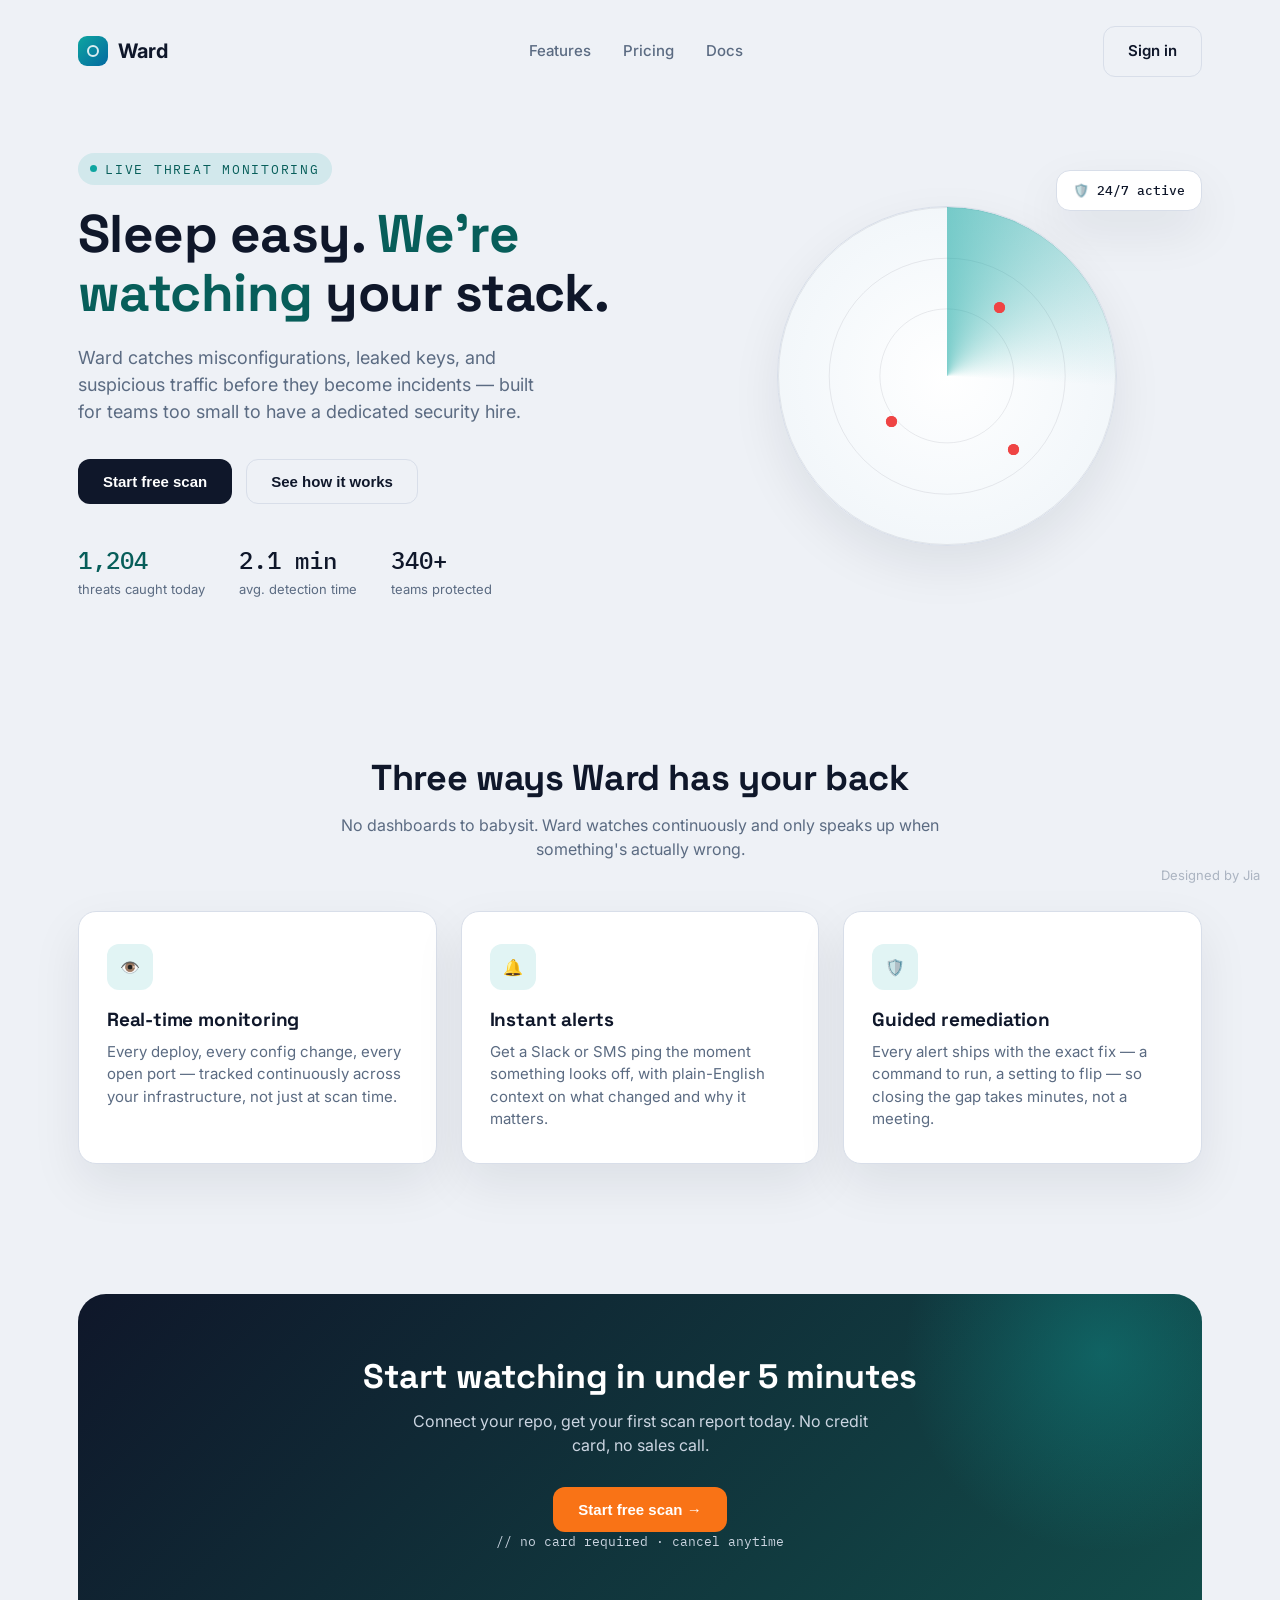
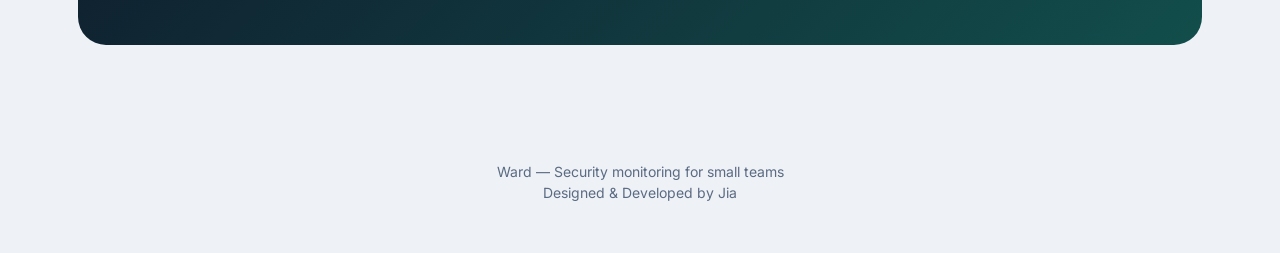
<file: Task 4/index.html>
<!DOCTYPE html>
<html lang="en">
<head>
<meta charset="UTF-8">
<meta name="viewport" content="width=device-width, initial-scale=1.0">
<title>Ward — Security monitoring for small teams</title>

<link rel="preconnect" href="https://fonts.googleapis.com">
<link rel="preconnect" href="https://fonts.gstatic.com" crossorigin>
<link href="https://fonts.googleapis.com/css2?family=Space+Grotesk:wght@500;600;700&family=Inter:wght@400;500;600&family=IBM+Plex+Mono:wght@400;500&display=swap" rel="stylesheet">

<style>
  :root{
    --bg: #EEF1F6;
    --surface: #FFFFFF;
    --ink: #0F172A;
    --muted: #5B6B82;
    --line: #D8DEE9;
    --accent: #0EA5A0;      /* signal teal */
    --accent-ink: #075E5A;
    --warm: #F97316;        /* amber CTA */
    --danger: #EF4444;
    --radius: 18px;
    --shadow: 0 20px 50px rgba(15, 23, 42, .08);
  }

  *{ margin:0; padding:0; box-sizing:border-box; }

  body{
    background:var(--bg);
    color:var(--ink);
    font-family:'Inter', sans-serif;
    line-height:1.5;
    -webkit-font-smoothing:antialiased;
  }

  .mono{ font-family:'IBM Plex Mono', monospace; }

  h1,h2,h3{
    font-family:'Space Grotesk', sans-serif;
    line-height:1.1;
    letter-spacing:-0.01em;
  }

  a{ color:inherit; text-decoration:none; }

  :focus-visible{
    outline:3px solid var(--accent);
    outline-offset:3px;
  }

  .wrap{
    max-width:1180px;
    margin:0 auto;
    padding:0 28px;
  }

  /* ================= NAV ================= */
  nav{
    display:flex;
    align-items:center;
    justify-content:space-between;
    padding:26px 0;
  }
  .logo{
    display:flex;
    align-items:center;
    gap:10px;
    font-weight:700;
    font-size:20px;
  }
  .logo-mark{
    width:30px; height:30px;
    border-radius:9px;
    background:linear-gradient(135deg, var(--accent), #0369a1);
    position:relative;
  }
  .logo-mark::after{
    content:"";
    position:absolute;
    inset:9px;
    border:2px solid rgba(255,255,255,.85);
    border-radius:50%;
  }
  nav .links{
    display:flex;
    gap:32px;
    font-size:15px;
    font-weight:500;
    color:var(--muted);
  }
  nav .links a{
    transition: color .2s ease;
  }
  nav .links a:hover{ color:var(--ink); }

  .btn{
    display:inline-flex;
    align-items:center;
    justify-content:center;
    gap:8px;
    padding:13px 24px;
    border-radius:12px;
    font-weight:600;
    font-size:15px;
    border:1.5px solid transparent;
    cursor:pointer;
    transition: transform .2s ease, box-shadow .2s ease, background .2s ease, border-color .2s ease, color .2s ease;
  }
  .btn-primary{
    background:var(--ink);
    color:#fff;
  }
  .btn-primary:hover{
    transform:translateY(-2px);
    box-shadow:0 12px 24px rgba(15,23,42,.22);
    background:#1E293B;
  }
  .btn-warm{
    background:var(--warm);
    color:#fff;
  }
  .btn-warm:hover{
    transform:translateY(-2px);
    box-shadow:0 14px 30px rgba(249,115,22,.35);
  }
  .btn-ghost{
    background:transparent;
    border-color:var(--line);
    color:var(--ink);
  }
  .btn-ghost:hover{
    border-color:var(--ink);
    transform:translateY(-2px);
  }

  /* ================= HERO ================= */
  .hero{
    display:grid;
    grid-template-columns:1.05fr 0.95fr;
    align-items:center;
    gap:50px;
    padding:50px 0 90px;
  }
  .eyebrow{
    display:inline-flex;
    align-items:center;
    gap:8px;
    font-family:'IBM Plex Mono', monospace;
    font-size:12.5px;
    letter-spacing:.14em;
    text-transform:uppercase;
    color:var(--accent-ink);
    background:rgba(14,165,160,.12);
    padding:7px 12px;
    border-radius:20px;
    margin-bottom:20px;
  }
  .eyebrow .dot{
    width:7px; height:7px;
    border-radius:50%;
    background:var(--accent);
    animation: dotPulse 1.6s ease-in-out infinite;
  }
  @keyframes dotPulse{
    0%,100%{ opacity:1; transform:scale(1); }
    50%{ opacity:.4; transform:scale(1.3); }
  }

  .hero h1{
    font-size:53px;
    font-weight:700;
    margin-bottom:22px;
  }
  .hero h1 span{ color:var(--accent-ink); }

  .hero p.lead{
    font-size:18px;
    color:var(--muted);
    max-width:480px;
    margin-bottom:34px;
  }

  .hero-ctas{
    display:flex;
    gap:14px;
    margin-bottom:38px;
  }

  .stat-row{
    display:flex;
    gap:34px;
  }
  .stat-row div p:first-child{
    font-family:'IBM Plex Mono', monospace;
    font-size:24px;
    font-weight:500;
  }
  .stat-row div p:last-child{
    font-size:13px;
    color:var(--muted);
    margin-top:2px;
  }
  #liveCounter{ color:var(--accent-ink); }

  /* ---------- Radar signature ---------- */
  .radar-stage{
    position:relative;
    display:flex;
    align-items:center;
    justify-content:center;
    height:440px;
  }
  .radar{
    position:relative;
    width:340px;
    height:340px;
    border-radius:50%;
    background:radial-gradient(circle at center, #ffffff 0%, #f4f8fb 60%, #eef3f7 100%);
    border:1px solid var(--line);
    box-shadow:var(--shadow);
    overflow:hidden;
  }
  .radar-ring{
    position:absolute;
    border:1px solid rgba(15,23,42,.08);
    border-radius:50%;
    top:50%; left:50%;
    transform:translate(-50%,-50%);
  }
  .r1{ width:100%; height:100%; }
  .r2{ width:70%; height:70%; }
  .r3{ width:40%; height:40%; }

  .radar-sweep{
    position:absolute;
    inset:0;
    border-radius:50%;
    background:conic-gradient(from 0deg, rgba(14,165,160,.55), transparent 26%);
    animation: sweep 4s linear infinite;
  }
  @keyframes sweep{
    to{ transform: rotate(360deg); }
  }

  .blip{
    position:absolute;
    width:11px; height:11px;
    border-radius:50%;
    background:var(--danger);
    box-shadow:0 0 0 0 rgba(239,68,68,.6);
  }
  .blip::after{
    content:"";
    position:absolute;
    inset:0;
    border-radius:50%;
    background:inherit;
    animation: ping 2.4s ease-out infinite;
  }
  @keyframes ping{
    0%{ box-shadow:0 0 0 0 rgba(239,68,68,.55); }
    100%{ box-shadow:0 0 0 22px rgba(239,68,68,0); }
  }
  .b1{ top:28%; left:64%; animation-delay:.2s; }
  .b2{ top:62%; left:32%; animation-delay:1.1s; }
  .b3{ top:70%; left:68%; animation-delay:2s; }

  .floating-badge{
    position:absolute;
    top:14px;
    right:0;
    background:var(--surface);
    border:1px solid var(--line);
    box-shadow:var(--shadow);
    padding:10px 16px;
    border-radius:14px;
    font-family:'IBM Plex Mono', monospace;
    font-size:13px;
    font-weight:500;
    display:flex;
    align-items:center;
    gap:8px;
    animation: float 3.6s ease-in-out infinite;
  }
  @keyframes float{
    0%,100%{ transform:translateY(0px); }
    50%{ transform:translateY(-12px); }
  }

  /* ================= FEATURES ================= */
  .section-head{
    text-align:center;
    max-width:600px;
    margin:0 auto 50px;
  }
  .section-head h2{
    font-size:36px;
    margin-bottom:14px;
  }
  .section-head p{
    color:var(--muted);
    font-size:16px;
  }

  .features{
    padding:70px 0 30px;
  }
  .feature-grid{
    display:grid;
    grid-template-columns:repeat(3, 1fr);
    gap:24px;
  }
  .feature-card{
    background:var(--surface);
    border:1px solid var(--line);
    border-radius:var(--radius);
    padding:32px 28px;
    box-shadow:var(--shadow);

    opacity:0;
    transform:translateY(28px);
    transition: opacity .6s ease, transform .6s ease, box-shadow .3s ease, border-color .3s ease;
  }
  .feature-card.in-view{
    opacity:1;
    transform:translateY(0);
  }
  .feature-card:hover{
    box-shadow:0 24px 55px rgba(15,23,42,.14);
    border-color:#c3ccd8;
  }
  .feature-icon{
    width:46px; height:46px;
    border-radius:12px;
    display:flex;
    align-items:center;
    justify-content:center;
    margin-bottom:20px;
    background:rgba(14,165,160,.12);
    color:var(--accent-ink);
  }
  .feature-card h3{
    font-size:19px;
    margin-bottom:10px;
  }
  .feature-card p{
    color:var(--muted);
    font-size:15px;
  }

  /* ================= CTA ================= */
  .cta{
    margin:100px 0 80px;
  }
  .cta-panel{
    background:linear-gradient(135deg, #0F172A, #124E4B);
    border-radius:28px;
    padding:64px 50px;
    text-align:center;
    color:#fff;
    position:relative;
    overflow:hidden;
  }
  .cta-panel::before{
    content:"";
    position:absolute;
    width:400px; height:400px;
    background:radial-gradient(circle, rgba(14,165,160,.35), transparent 70%);
    top:-140px; right:-100px;
  }
  .cta-panel h2{
    font-size:34px;
    margin-bottom:14px;
    position:relative;
  }
  .cta-panel p{
    color:#CBD5E1;
    max-width:460px;
    margin:0 auto 30px;
    position:relative;
  }
  .cta-panel .btn-warm{ position:relative; }
  .cta-note{
    margin-top:18px;
    font-family:'IBM Plex Mono', monospace;
    font-size:12.5px;
    color:#94A3B8;
    position:relative;
  }

  footer{
    text-align:center;
    padding:36px 0 50px;
    color:var(--muted);
    font-size:14px;
  }
  footer strong{ color:var(--ink); }

  .watermark{

    position:fixed;
    bottom:15px;
    right:20px;

    font-size:13px;
    color:var(--muted);

    opacity:0.45;

    pointer-events:none;

}
  /* ================= RESPONSIVE ================= */
  @media (max-width:900px){
    .hero{ grid-template-columns:1fr; }
    .radar-stage{ height:320px; }
    .feature-grid{ grid-template-columns:1fr; }
    .hero h1{ font-size:38px; }
    nav .links{ display:none; }
  }

  /* ================= REDUCED MOTION ================= */
  @media (prefers-reduced-motion: reduce){
    *{
      animation-duration:0.001ms !important;
      animation-iteration-count:1 !important;
      transition-duration:0.001ms !important;
    }
  }
</style>
</head>
<body>

<div class="wrap">
  <nav>
    <div class="logo">
      <div class="logo-mark"></div>
      Ward
    </div>
    <div class="links">
      <a href="#features">Features</a>
      <a href="#cta">Pricing</a>
      <a href="#cta">Docs</a>
    </div>
    <a href="#cta" class="btn btn-ghost">Sign in</a>
  </nav>

  <!-- ================= HERO ================= -->
  <section class="hero">
    <div>
      <div class="eyebrow"><span class="dot"></span> Live threat monitoring</div>
      <h1>Sleep easy. <span>We're watching</span> your stack.</h1>
      <p class="lead">Ward catches misconfigurations, leaked keys, and suspicious traffic before they become incidents — built for teams too small to have a dedicated security hire.</p>

      <div class="hero-ctas">
        <button class="btn btn-primary">Start free scan</button>
        <button class="btn btn-ghost">See how it works</button>
      </div>

      <div class="stat-row">
        <div>
          <p class="mono" id="liveCounter">1,204</p>
          <p>threats caught today</p>
        </div>
        <div>
          <p class="mono">2.1 min</p>
          <p>avg. detection time</p>
        </div>
        <div>
          <p class="mono">340+</p>
          <p>teams protected</p>
        </div>
      </div>
    </div>

    <div class="radar-stage">
      <div class="floating-badge">🛡️ 24/7 active</div>
      <div class="radar">
        <div class="radar-ring r1"></div>
        <div class="radar-ring r2"></div>
        <div class="radar-ring r3"></div>
        <div class="radar-sweep"></div>
        <div class="blip b1"></div>
        <div class="blip b2"></div>
        <div class="blip b3"></div>
      </div>
    </div>
  </section>

  <!-- ================= FEATURES ================= -->
  <section class="features" id="features">
    <div class="section-head">
      <h2>Three ways Ward has your back</h2>
      <p>No dashboards to babysit. Ward watches continuously and only speaks up when something's actually wrong.</p>
    </div>

    <div class="feature-grid">
      <div class="feature-card">
        <div class="feature-icon">👁️</div>
        <h3>Real-time monitoring</h3>
        <p>Every deploy, every config change, every open port — tracked continuously across your infrastructure, not just at scan time.</p>
      </div>

      <div class="feature-card">
        <div class="feature-icon">🔔</div>
        <h3>Instant alerts</h3>
        <p>Get a Slack or SMS ping the moment something looks off, with plain-English context on what changed and why it matters.</p>
      </div>

      <div class="feature-card">
        <div class="feature-icon">🛡️</div>
        <h3>Guided remediation</h3>
        <p>Every alert ships with the exact fix — a command to run, a setting to flip — so closing the gap takes minutes, not a meeting.</p>
      </div>
    </div>
  </section>

  <!-- ================= CTA ================= -->
  <section class="cta" id="cta">
    <div class="cta-panel">
      <h2>Start watching in under 5 minutes</h2>
      <p>Connect your repo, get your first scan report today. No credit card, no sales call.</p>
      <button class="btn btn-warm">Start free scan →</button>
      <p class="cta-note">// no card required · cancel anytime</p>
    </div>
  </section>
    <div class="watermark">
    Designed by Jia
    </div>
 <footer>

  <p>
    Ward — Security monitoring for small teams
  </p>

  <p>
    Designed & Developed by Jia
  </p>

</footer>
</div>

<script>
  // ---------------------------------------------
  // Live counter — small JS flourish, ticks up
  // ---------------------------------------------
  (function liveCounter(){
    const el = document.querySelector('#liveCounter');
    let value = 1204;
    setInterval(function(){
      value += Math.floor(Math.random() * 3);
      el.textContent = value.toLocaleString('en-US');
    }, 2600);
  })();

  // ---------------------------------------------
  // Scroll-triggered reveal for feature cards
  // ---------------------------------------------
  const cards = document.querySelectorAll('.feature-card');

  const observer = new IntersectionObserver(function(entries){
    entries.forEach(function(entry, i){
      if (entry.isIntersecting){
        // stagger the reveal slightly per card
        setTimeout(function(){
          entry.target.classList.add('in-view');
        }, i * 120);
        observer.unobserve(entry.target); // reveal once, don't re-trigger
      }
    });
  }, {
    threshold: 0.2
  });

  cards.forEach(function(card){
    observer.observe(card);
  });
</script>

</body>
</html>
</file>
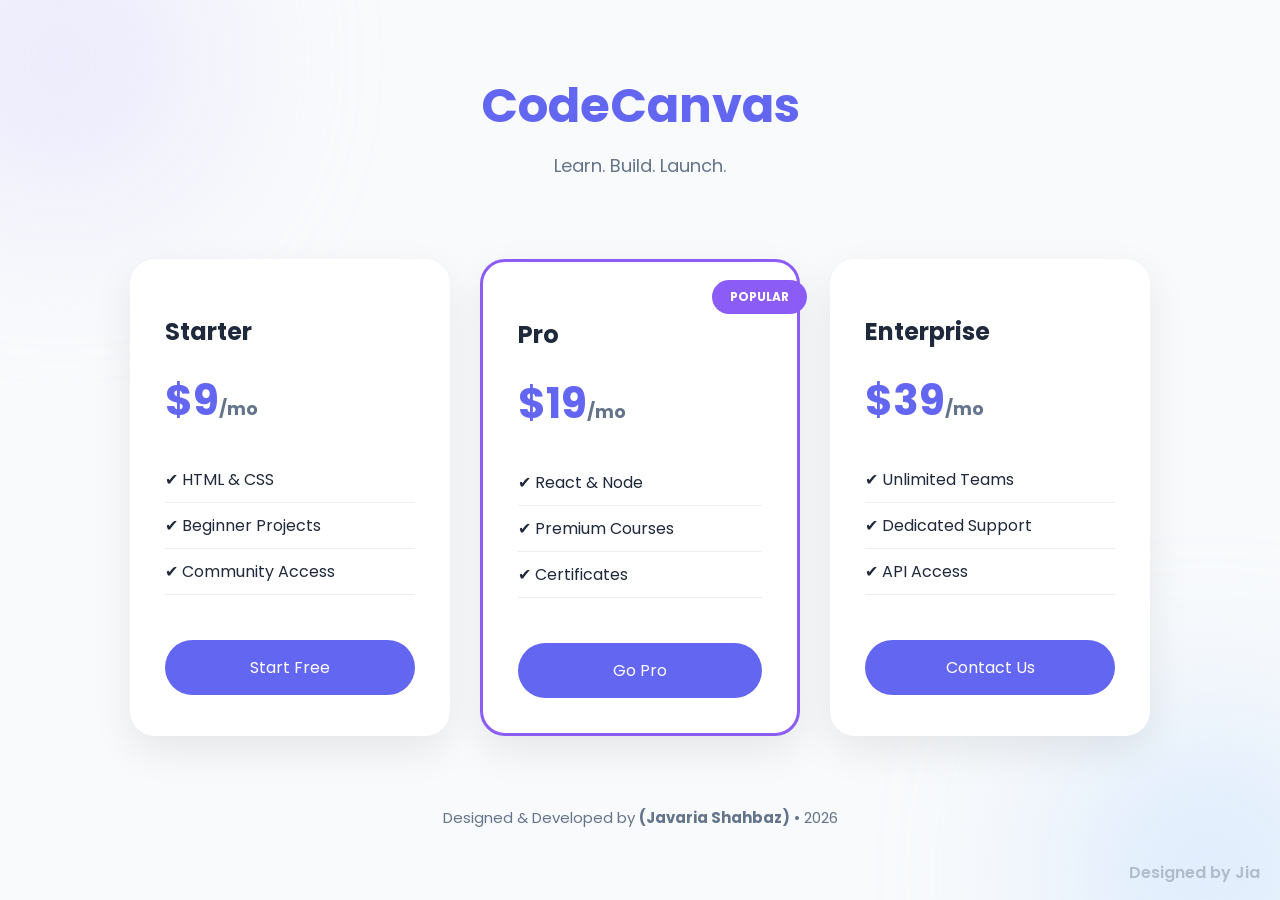
<file: Task 2/pricing-layout/flexbox/index.html>
<!DOCTYPE html>
<html lang="en">
<head>
<meta charset="UTF-8">
<meta name="viewport" content="width=device-width, initial-scale=1.0">
<title>CodeCanvas - Flexbox</title>

<link rel="preconnect" href="https://fonts.googleapis.com">
<link rel="preconnect" href="https://fonts.gstatic.com" crossorigin>

<link href="https://fonts.googleapis.com/css2?family=Poppins:wght@300;400;500;600;700&display=swap" rel="stylesheet">

<link rel="stylesheet" href="style.css">
</head>

<body>

<div class="blob one"></div>
<div class="blob two"></div>

<header>

<h1>CodeCanvas</h1>

<p>Learn. Build. Launch.</p>

</header>

<section class="pricing">

<div class="card">

<div class="icon"></div>

<h2>Starter</h2>

<p class="price">$9<span>/mo</span></p>

<ul>
<li>✔ HTML & CSS</li>
<li>✔ Beginner Projects</li>
<li>✔ Community Access</li>
</ul>

<button>Start Free</button>

</div>

<div class="card featured">

<div class="ribbon">POPULAR</div>

<div class="icon"></div>

<h2>Pro</h2>

<p class="price">$19<span>/mo</span></p>

<ul>
<li>✔ React & Node</li>
<li>✔ Premium Courses</li>
<li>✔ Certificates</li>
</ul>

<button>Go Pro</button>

</div>

<div class="card">

<div class="icon"></div>

<h2>Enterprise</h2>

<p class="price">$39<span>/mo</span></p>

<ul>
<li>✔ Unlimited Teams</li>
<li>✔ Dedicated Support</li>
<li>✔ API Access</li>
</ul>

<button>Contact Us</button>

</div>

</section>

<footer>

Designed & Developed by <strong>(Javaria Shahbaz)</strong> • 2026

</footer>

<div class="watermark">
Designed by Jia
</div>

</body>
</html>
</file>
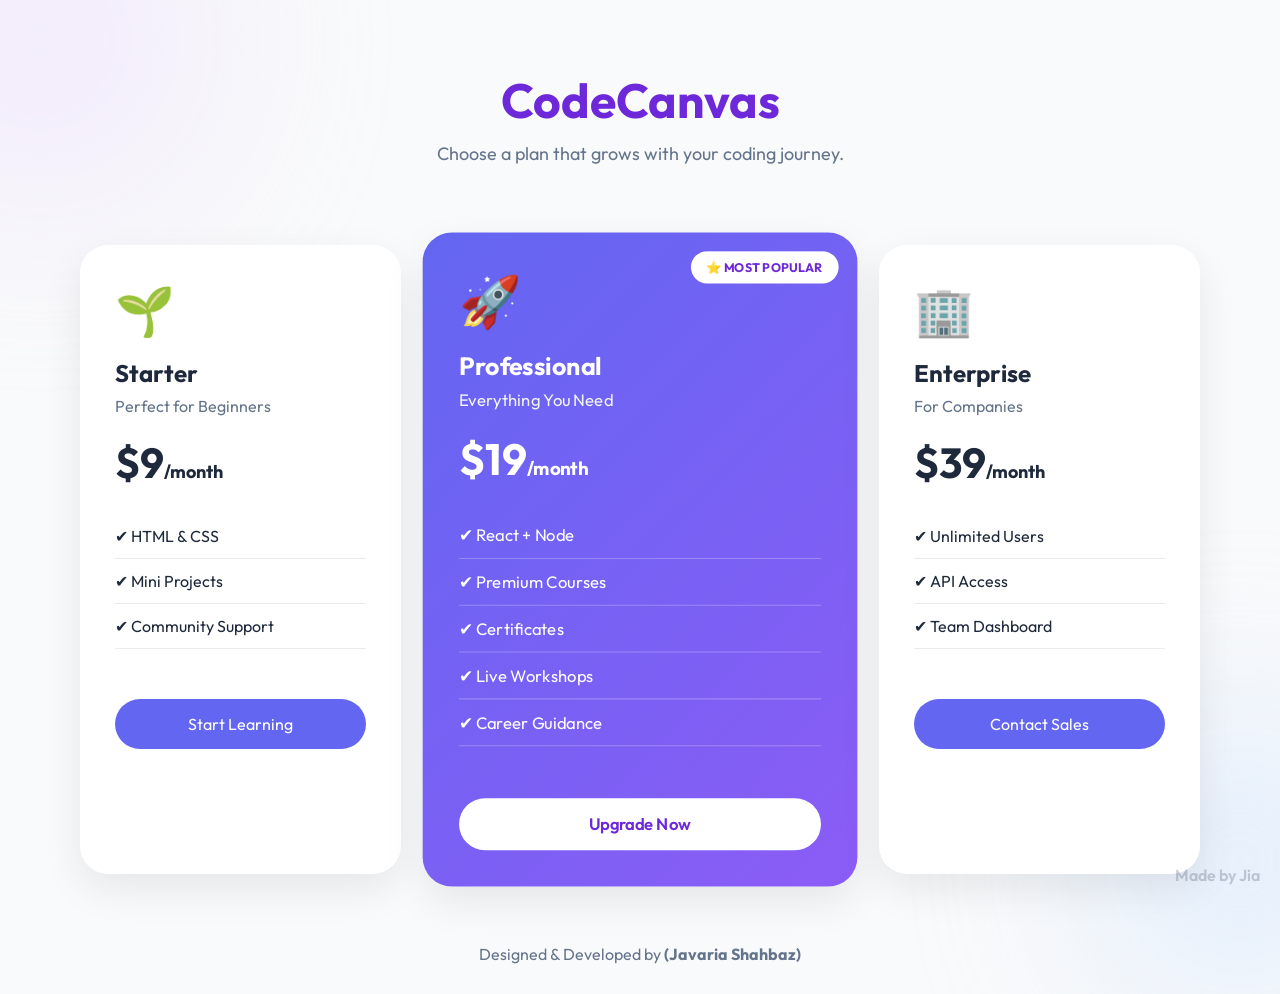
<file: Task 2/pricing-layout/grid/index.html>
<!DOCTYPE html>
<html lang="en">

<head>

<meta charset="UTF-8">
<meta name="viewport" content="width=device-width, initial-scale=1.0">

<title>CodeCanvas - Grid</title>

<link rel="preconnect" href="https://fonts.googleapis.com">
<link rel="preconnect" href="https://fonts.gstatic.com" crossorigin>

<link href="https://fonts.googleapis.com/css2?family=Outfit:wght@300;400;500;600;700&display=swap" rel="stylesheet">

<link rel="stylesheet" href="style.css">

</head>

<body>

<div class="shape shape1"></div>
<div class="shape shape2"></div>

<header>

<h1>CodeCanvas</h1>

<p>Choose a plan that grows with your coding journey.</p>

</header>

<section class="pricing-grid">

<div class="plan basic">

<div class="emoji">🌱</div>

<h2>Starter</h2>

<p class="subtitle">Perfect for Beginners</p>

<h3>$9<span>/month</span></h3>

<ul>

<li>✔ HTML & CSS</li>

<li>✔ Mini Projects</li>

<li>✔ Community Support</li>

</ul>

<button>Start Learning</button>

</div>

<div class="plan featured">

<div class="tag">⭐ MOST POPULAR</div>

<div class="emoji">🚀</div>

<h2>Professional</h2>

<p class="subtitle">Everything You Need</p>

<h3>$19<span>/month</span></h3>

<ul>

<li>✔ React + Node</li>

<li>✔ Premium Courses</li>

<li>✔ Certificates</li>

<li>✔ Live Workshops</li>

<li>✔ Career Guidance</li>

</ul>

<button>Upgrade Now</button>

</div>

<div class="plan enterprise">

<div class="emoji">🏢</div>

<h2>Enterprise</h2>

<p class="subtitle">For Companies</p>

<h3>$39<span>/month</span></h3>

<ul>

<li>✔ Unlimited Users</li>

<li>✔ API Access</li>

<li>✔ Team Dashboard</li>

</ul>

<button>Contact Sales</button>

</div>

</section>

<footer>

Designed & Developed by <strong>(Javaria Shahbaz)</strong>

</footer>

<div class="signature">

Made by Jia

</div>

</body>

</html>
</file>
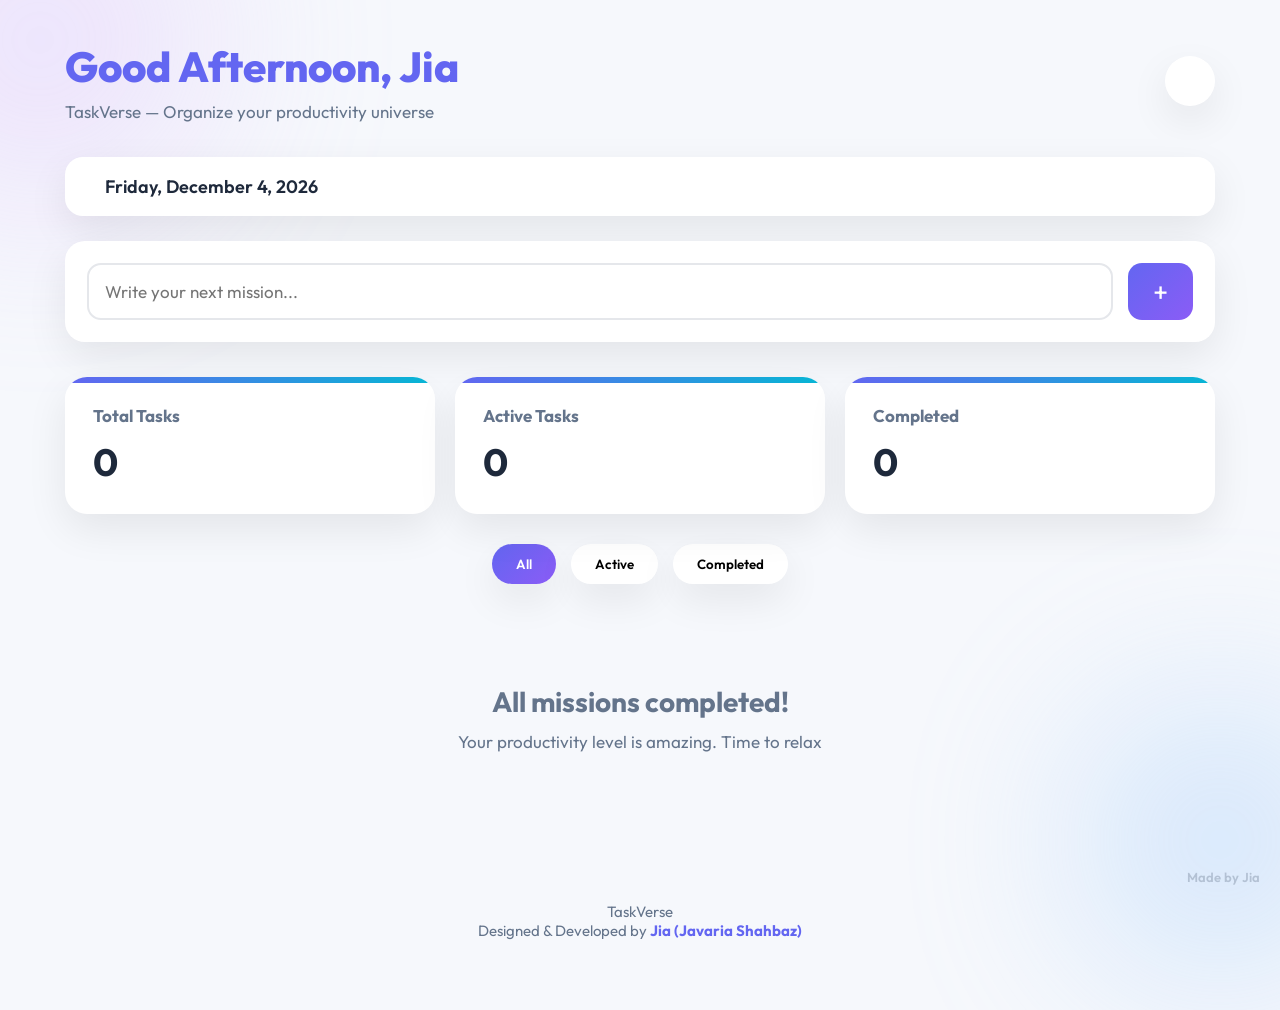
<file: Task 3/main.html>
<!DOCTYPE html>
<html lang="en">
<head>
<meta charset="UTF-8">
<meta name="viewport" content="width=device-width, initial-scale=1.0">

<title>TaskVerse | Smart Productivity Dashboard</title>

<link rel="preconnect" href="https://fonts.googleapis.com">
<link rel="preconnect" href="https://fonts.gstatic.com" crossorigin>

<link href="https://fonts.googleapis.com/css2?family=Outfit:wght@300;400;500;600;700;800&display=swap" rel="stylesheet">

<style>

:root{

--primary:#6366F1;
--secondary:#8B5CF6;
--accent:#06B6D4;

--success:#10B981;
--danger:#EF4444;

--bg:#F6F8FC;
--card:#FFFFFF;

--text:#1E293B;
--text-light:#64748B;

--shadow:0 15px 40px rgba(0,0,0,.08);

}

*{

margin:0;
padding:0;
box-sizing:border-box;
font-family:'Outfit',sans-serif;

}

body{

background:var(--bg);

color:var(--text);

overflow-x:hidden;

position:relative;

min-height:100vh;

}

/* =======================

Background Blobs

======================= */

body::before{

content:"";

position:fixed;

width:320px;

height:320px;

background:#D8B4FE;

border-radius:50%;

filter:blur(100px);

top:-120px;

left:-120px;

opacity:.35;

z-index:-2;

}

body::after{

content:"";

position:fixed;

width:280px;

height:280px;

background:#93C5FD;

border-radius:50%;

filter:blur(90px);

bottom:-80px;

right:-80px;

opacity:.35;

z-index:-2;

}

.container{

max-width:1200px;

margin:auto;

padding:40px 25px;

}

/* =======================

Header

======================= */

.header{

display:flex;

justify-content:space-between;

align-items:center;

flex-wrap:wrap;

gap:20px;

margin-bottom:35px;

}

.left h1{

font-size:42px;

font-weight:800;

color:var(--primary);

}

.left p{

margin-top:8px;

color:var(--text-light);

font-size:17px;

}

.mode-btn{

width:50px;

height:50px;

border:none;

border-radius:50%;

background:white;

box-shadow:var(--shadow);

cursor:pointer;

font-size:22px;

transition:.3s;

}

.mode-btn:hover{

transform:rotate(15deg) scale(1.08);

}

/* =======================

Date Card

======================= */

.date-card{

background:white;

padding:18px 25px;

border-radius:18px;

box-shadow:var(--shadow);

margin-bottom:25px;

display:flex;

align-items:center;

gap:15px;

font-size:18px;

font-weight:600;

}

.date-card span{

font-size:26px;

}

/* =======================

Input Area

======================= */

.input-box{

background:white;

padding:22px;

border-radius:20px;

box-shadow:var(--shadow);

display:flex;

gap:15px;

margin-bottom:35px;

}

.input-box input{

flex:1;

padding:16px;

font-size:17px;

border:2px solid #E5E7EB;

border-radius:14px;

outline:none;

transition:.3s;

}

.input-box input:focus{

border-color:var(--primary);

}

.input-box button{

width:65px;

border:none;

border-radius:14px;

background:linear-gradient(135deg,var(--primary),var(--secondary));

color:white;

font-size:28px;

cursor:pointer;

transition:.3s;

}

.input-box button:hover{

transform:scale(1.05);

}

/* =======================

Dashboard

======================= */

.dashboard{

display:grid;

grid-template-columns:repeat(3,1fr);

gap:20px;

margin-bottom:30px;

}

.stat{

background:white;

padding:28px;

border-radius:22px;

box-shadow:var(--shadow);

transition:.35s;

position:relative;

overflow:hidden;

}

.stat:hover{

transform:translateY(-8px);

}

.stat::before{

content:"";

position:absolute;

top:0;

left:0;

width:100%;

height:6px;

background:linear-gradient(90deg,var(--primary),var(--accent));

}

.stat h3{

font-size:17px;

color:var(--text-light);

margin-bottom:12px;

}

.stat p{

font-size:38px;

font-weight:700;

}

/* =======================

Filters

======================= */

.filters{

display:flex;

justify-content:center;

gap:15px;

flex-wrap:wrap;

margin-bottom:30px;

}

.filter-btn{

padding:12px 24px;

border:none;

border-radius:40px;

background:white;

box-shadow:var(--shadow);

cursor:pointer;

font-weight:600;

transition:.3s;

}

.filter-btn.active{

background:linear-gradient(135deg,var(--primary),var(--secondary));

color:white;

}

.filter-btn:hover{

transform:translateY(-3px);

}

/* =======================

Task List

======================= */

.task-list{

display:flex;

flex-direction:column;

gap:18px;

}

.task{

background:white;

padding:20px;

border-radius:20px;

box-shadow:var(--shadow);

display:flex;

justify-content:space-between;

align-items:center;

transition:.3s;

animation:appear .4s ease;

}

.task:hover{

transform:translateY(-4px);

}

.task-left{

display:flex;

align-items:center;

gap:18px;

}

.check{

width:28px;

height:28px;

border-radius:50%;

border:2px solid var(--primary);

cursor:pointer;

display:flex;

justify-content:center;

align-items:center;

font-size:15px;

transition:.3s;

}

.completed .check{

background:var(--success);

border-color:var(--success);

color:white;

}

.task-text{

font-size:18px;

font-weight:500;

}

.completed .task-text{

text-decoration:line-through;

opacity:.55;

}

.delete{

background:#FEE2E2;

border:none;

width:45px;

height:45px;

border-radius:50%;

cursor:pointer;

font-size:18px;

transition:.3s;

}

.delete:hover{

background:var(--danger);

color:white;

transform:rotate(12deg);

}

.empty{

padding:70px 20px;

text-align:center;

color:var(--text-light);

display:none;

}

.empty h2{

font-size:28px;

margin-bottom:12px;

}

.empty p{

font-size:17px;

}

@keyframes appear{

from{

opacity:0;
transform:translateY(15px);

}

to{

opacity:1;
transform:translateY(0);

}

}
/* =======================

Footer & Watermark

======================= */

footer{

margin-top:50px;

text-align:center;

padding:30px;

color:var(--text-light);

font-size:15px;

}

footer strong{

color:var(--primary);

}


.watermark{

position:fixed;

right:20px;

bottom:15px;

font-size:13px;

font-weight:600;

color:var(--text-light);

opacity:.35;

pointer-events:none;

}


/* =======================

Dark Mode

======================= */

body.dark{

--bg:#0F172A;

--card:#1E293B;

--text:#F8FAFC;

--text-light:#CBD5E1;

}

body.dark .mode-btn,
body.dark .date-card,
body.dark .input-box,
body.dark .stat,
body.dark .filter-btn,
body.dark .task{

background:#1E293B;

color:white;

}


body.dark input{

background:#334155;

border-color:#475569;

color:white;

}


body.dark .completed .task-text{

opacity:.45;

}


/* =======================

Responsive Design

======================= */


@media(max-width:900px){

.dashboard{

grid-template-columns:1fr;

}


.left h1{

font-size:34px;

}

}


@media(max-width:600px){


.container{

padding:25px 15px;

}


.header{

flex-direction:column;

align-items:flex-start;

}


.input-box{

flex-direction:column;

}


.input-box button{

width:100%;

height:55px;

}


.task{

padding:16px;

}


.task-text{

font-size:16px;

}


.watermark{

display:none;

}


}

</style>

</head>


<body>


<div class="container">


<!-- HEADER -->

<header class="header">


<div class="left">

<h1 id="greeting">
 Good Morning, Jia
</h1>


<p>
TaskVerse — Organize your productivity universe 
</p>


</div>


<button class="mode-btn" id="modeBtn">

</button>


</header>




<!-- DATE -->


<div class="date-card">

<span>

</span>


<p id="date">
Loading date...
</p>


</div>





<!-- INPUT -->


<div class="input-box">


<input 
type="text"
id="taskInput"
placeholder="Write your next mission..."
>


<button id="addBtn">
+
</button>


</div>





<!-- STATS -->


<section class="dashboard">


<div class="stat">

<h3>
 Total Tasks
</h3>

<p id="totalCount">
0
</p>

</div>




<div class="stat">

<h3>
 Active Tasks
</h3>

<p id="activeCount">
0
</p>

</div>




<div class="stat">

<h3>
 Completed
</h3>

<p id="completedCount">
0
</p>

</div>



</section>





<!-- FILTERS -->


<div class="filters">


<button class="filter-btn active" data-filter="all">

All

</button>



<button class="filter-btn" data-filter="active">

Active

</button>



<button class="filter-btn" data-filter="completed">

Completed

</button>


</div>






<!-- TASK AREA -->


<div class="task-list" id="taskList">

</div>





<div class="empty" id="emptyState">


<h2>
All missions completed!
</h2>


<p>
Your productivity level is amazing. Time to relax 
</p>


</div>





<footer>

<p>
TaskVerse
</p>

<p>
Designed & Developed by 
<strong>
Jia (Javaria Shahbaz)
</strong>
</p>

</footer>




</div>




<div class="watermark">

Made by Jia

</div>



<script src="script.js"></script>


</body>

</html>
</file>
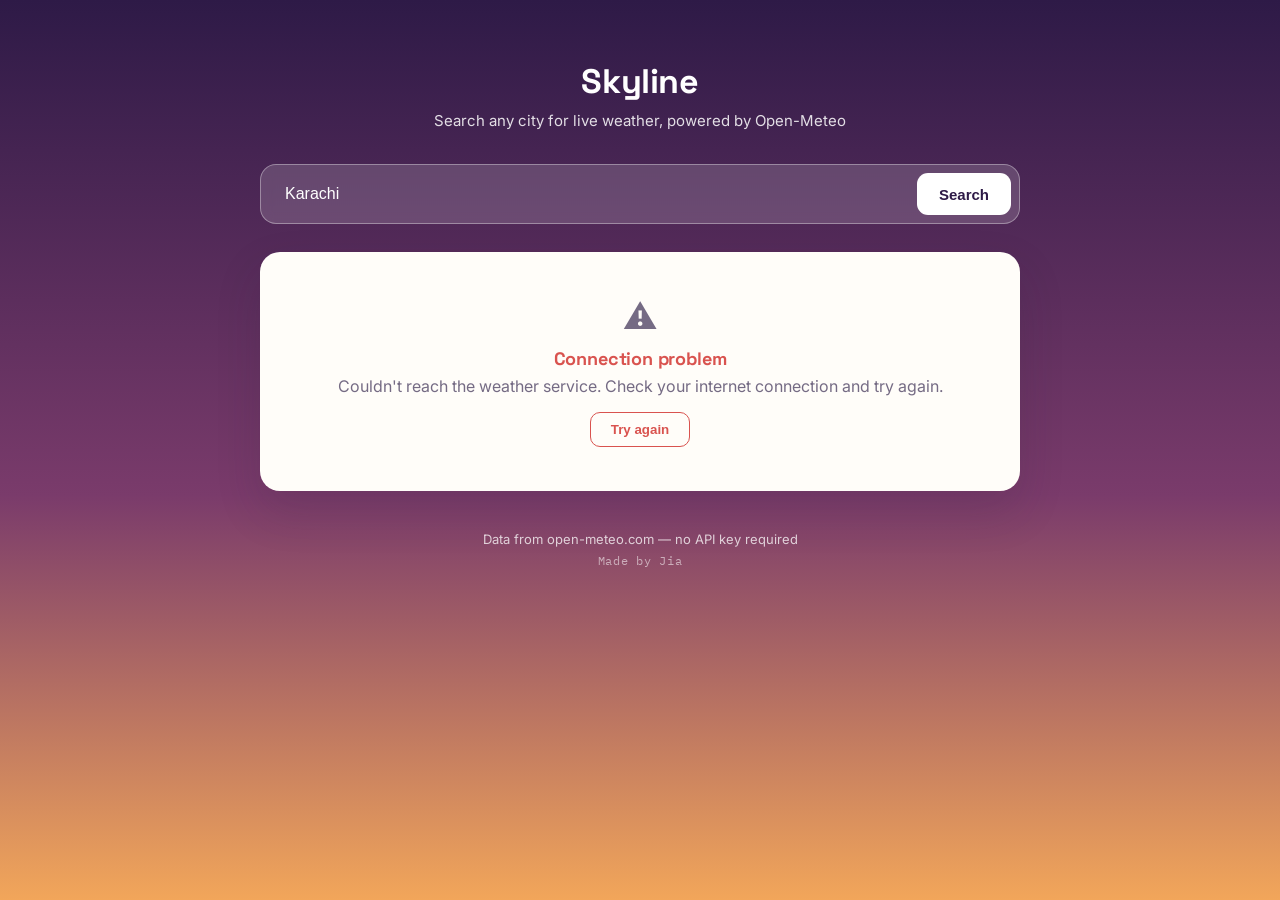
<file: Task 5/main.html>
<!DOCTYPE html>
<html lang="en">
<head>
<meta charset="UTF-8">
<meta name="viewport" content="width=device-width, initial-scale=1.0">
<title>Skyline — Weather Dashboard</title>

<link rel="preconnect" href="https://fonts.googleapis.com">
<link rel="preconnect" href="https://fonts.gstatic.com" crossorigin>
<link href="https://fonts.googleapis.com/css2?family=Space+Grotesk:wght@500;600;700&family=Inter:wght@400;500;600&family=IBM+Plex+Mono:wght@400;500&display=swap" rel="stylesheet">

<style>
  :root{
    --sky-top: #2E1A47;
    --sky-mid: #7A3B6B;
    --sky-bottom: #F2A65A;
    --card: #FFFDF9;
    --ink: #2B2138;
    --muted: #756B84;
    --line: #ECE3E8;
    --sun: #F2A65A;
    --rain: #8E6BAE;
    --danger: #D9534F;
    --radius: 20px;
    --shadow: 0 20px 45px rgba(43,33,56,.16);
  }

  *{ margin:0; padding:0; box-sizing:border-box; }

  body{
    min-height:100vh;
    font-family:'Inter', sans-serif;
    color:var(--ink);
    background:linear-gradient(180deg, var(--sky-top) 0%, var(--sky-mid) 55%, var(--sky-bottom) 100%);
    background-attachment:fixed;
    padding:60px 20px 80px;
  }

  h1,h2,h3{ font-family:'Space Grotesk', sans-serif; letter-spacing:-.01em; }
  .mono{ font-family:'IBM Plex Mono', monospace; }

  :focus-visible{ outline:3px solid #fff; outline-offset:2px; }

  .wrap{ max-width:760px; margin:0 auto; }

  header{
    text-align:center;
    color:#fff;
    margin-bottom:34px;
  }
  header h1{
    font-size:34px;
    margin-bottom:8px;
  }
  header p{
    color:rgba(255,255,255,.85);
    font-size:15px;
  }

  /* ---------------- Search ---------------- */
  .search-box{
    display:flex;
    gap:10px;
    background:rgba(255,255,255,.16);
    border:1px solid rgba(255,255,255,.35);
    padding:8px;
    border-radius:16px;
    backdrop-filter:blur(6px);
    margin-bottom:28px;
  }
  .search-box input{
    flex:1;
    border:none;
    background:transparent;
    padding:12px 16px;
    font-size:16px;
    color:#fff;
    outline:none;
  }
  .search-box input::placeholder{ color:rgba(255,255,255,.75); }
  .search-box button{
    border:none;
    background:#fff;
    color:var(--sky-top);
    font-weight:600;
    font-size:15px;
    padding:12px 22px;
    border-radius:11px;
    cursor:pointer;
    transition: transform .18s ease, box-shadow .18s ease;
  }
  .search-box button:hover{
    transform:translateY(-2px);
    box-shadow:0 10px 22px rgba(0,0,0,.18);
  }
  .search-box button:disabled{
    opacity:.6;
    cursor:not-allowed;
    transform:none;
  }

  /* ---------------- States ---------------- */
  .state-panel{
    background:var(--card);
    border-radius:var(--radius);
    box-shadow:var(--shadow);
    padding:44px 30px;
    text-align:center;
    color:var(--muted);
    display:none;
  }
  .state-panel.visible{ display:block; }

  .spinner{
    width:36px; height:36px;
    border:4px solid var(--line);
    border-top-color:var(--sky-top);
    border-radius:50%;
    margin:0 auto 16px;
    animation: spin .8s linear infinite;
  }
  @keyframes spin{ to{ transform:rotate(360deg); } }

  .error-panel .icon{ font-size:34px; margin-bottom:10px; }
  .error-panel h3{ color:var(--danger); margin-bottom:6px; font-size:18px; }
  .retry-btn{
    margin-top:16px;
    border:1.5px solid var(--danger);
    background:transparent;
    color:var(--danger);
    padding:9px 20px;
    border-radius:10px;
    font-weight:600;
    cursor:pointer;
    transition: background .2s ease, color .2s ease;
  }
  .retry-btn:hover{
    background:var(--danger);
    color:#fff;
  }

  /* ---------------- Current weather ---------------- */
  .current-card{
    background:var(--card);
    border-radius:var(--radius);
    box-shadow:var(--shadow);
    padding:36px 34px;
    margin-bottom:22px;
    display:none;
    animation: fadeIn .5s ease;
  }
  .current-card.visible{ display:block; }

  @keyframes fadeIn{
    from{ opacity:0; transform:translateY(12px); }
    to{ opacity:1; transform:translateY(0); }
  }

  .current-top{
    display:flex;
    justify-content:space-between;
    align-items:flex-start;
    margin-bottom:6px;
  }
  .place h2{ font-size:24px; }
  .place p{ color:var(--muted); font-size:14px; margin-top:2px; }

  .current-icon{ font-size:52px; line-height:1; }

  .temp-row{
    display:flex;
    align-items:baseline;
    gap:14px;
    margin-top:10px;
  }
  .temp-row .big{
    font-size:64px;
    font-weight:700;
    font-family:'Space Grotesk', sans-serif;
  }
  .temp-row .condition{
    font-size:17px;
    color:var(--muted);
  }

  .meta-row{
    display:flex;
    gap:26px;
    margin-top:20px;
    padding-top:20px;
    border-top:1px solid var(--line);
  }
  .meta-row div p:first-child{
    font-size:13px;
    color:var(--muted);
  }
  .meta-row div p:last-child{
    font-family:'IBM Plex Mono', monospace;
    font-size:16px;
    margin-top:3px;
  }

  /* ---------------- Forecast ---------------- */
  .forecast{
    display:none;
    grid-template-columns:repeat(3, 1fr);
    gap:16px;
  }
  .forecast.visible{ display:grid; }

  .day-card{
    background:var(--card);
    border-radius:16px;
    box-shadow:var(--shadow);
    padding:22px 16px;
    text-align:center;
    transition: transform .22s ease, box-shadow .22s ease;
  }
  .day-card:hover{
    transform:translateY(-5px);
    box-shadow:0 26px 55px rgba(16,32,59,.2);
  }
  .day-card p.day-name{
    font-weight:600;
    font-size:14px;
    margin-bottom:10px;
    color:var(--muted);
  }
  .day-card .day-icon{ font-size:36px; margin-bottom:10px; }
  .day-card .day-temps{
    font-family:'IBM Plex Mono', monospace;
    font-size:14px;
  }
  .day-card .day-temps .hi{ font-weight:600; }
  .day-card .day-temps .lo{ color:var(--muted); }

  footer{
    text-align:center;
    color:rgba(255,255,255,.75);
    font-size:13px;
    margin-top:40px;
  }
  footer .credit{
    margin-top:6px;
    font-family:'IBM Plex Mono', monospace;
    font-size:12px;
    letter-spacing:.06em;
    color:rgba(255,255,255,.55);
  }

  @media (max-width:560px){
    .forecast{ grid-template-columns:1fr; }
    .temp-row .big{ font-size:52px; }
    .current-top{ flex-direction:column; gap:10px; }
  }

  @media (prefers-reduced-motion: reduce){
    *{ animation-duration:.001ms !important; transition-duration:.001ms !important; }
  }
</style>
</head>
<body>

<div class="wrap">
  <header>
    <h1>Skyline</h1>
    <p>Search any city for live weather, powered by Open-Meteo</p>
  </header>

  <form class="search-box" id="searchForm">
    <input type="text" id="cityInput" placeholder="Try Karachi, London, Tokyo..." autocomplete="off">
    <button type="submit" id="searchBtn">Search</button>
  </form>

  <!-- Loading state -->
  <div class="state-panel" id="loadingPanel">
    <div class="spinner"></div>
    <p>Fetching the forecast...</p>
  </div>

  <!-- Error state -->
  <div class="state-panel error-panel" id="errorPanel">
    <div class="icon">⚠️</div>
    <h3 id="errorTitle">Couldn't get that forecast</h3>
    <p id="errorMsg">Something went wrong. Please try again.</p>
    <button class="retry-btn" id="retryBtn">Try again</button>
  </div>

  <!-- Current weather -->
  <div class="current-card" id="currentCard">
    <div class="current-top">
      <div class="place">
        <h2 id="cityName">—</h2>
        <p id="cityRegion">—</p>
      </div>
      <div class="current-icon" id="currentIcon">☀️</div>
    </div>

    <div class="temp-row">
      <span class="big" id="currentTemp">--°</span>
      <span class="condition" id="currentCondition">—</span>
    </div>

    <div class="meta-row">
      <div>
        <p>Feels like</p>
        <p id="feelsLike">--°</p>
      </div>
      <div>
        <p>Wind</p>
        <p id="windSpeed">-- km/h</p>
      </div>
      <div>
        <p>Humidity</p>
        <p id="humidity">--%</p>
      </div>
    </div>
  </div>

  <!-- 3-day forecast -->
  <div class="forecast" id="forecast"></div>

  <footer>
    <p>Data from open-meteo.com — no API key required</p>
    <p class="credit">Made by Jia</p>
  </footer>
</div>

<script>
  // ===============================================
  // WMO weather code -> { icon, label }
  // ===============================================
  const WEATHER_CODES = {
    0:  { icon: '☀️',  label: 'Clear sky' },
    1:  { icon: '🌤️', label: 'Mainly clear' },
    2:  { icon: '⛅',  label: 'Partly cloudy' },
    3:  { icon: '☁️',  label: 'Overcast' },
    45: { icon: '🌫️', label: 'Fog' },
    48: { icon: '🌫️', label: 'Depositing rime fog' },
    51: { icon: '🌦️', label: 'Light drizzle' },
    53: { icon: '🌦️', label: 'Drizzle' },
    55: { icon: '🌧️', label: 'Dense drizzle' },
    56: { icon: '🌧️', label: 'Freezing drizzle' },
    57: { icon: '🌧️', label: 'Freezing drizzle' },
    61: { icon: '🌦️', label: 'Light rain' },
    63: { icon: '🌧️', label: 'Rain' },
    65: { icon: '🌧️', label: 'Heavy rain' },
    66: { icon: '🌧️', label: 'Freezing rain' },
    67: { icon: '🌧️', label: 'Freezing rain' },
    71: { icon: '🌨️', label: 'Light snow' },
    73: { icon: '🌨️', label: 'Snow' },
    75: { icon: '❄️',  label: 'Heavy snow' },
    77: { icon: '❄️',  label: 'Snow grains' },
    80: { icon: '🌦️', label: 'Rain showers' },
    81: { icon: '🌧️', label: 'Rain showers' },
    82: { icon: '⛈️', label: 'Violent showers' },
    85: { icon: '🌨️', label: 'Snow showers' },
    86: { icon: '❄️',  label: 'Snow showers' },
    95: { icon: '⛈️', label: 'Thunderstorm' },
    96: { icon: '⛈️', label: 'Thunderstorm + hail' },
    99: { icon: '⛈️', label: 'Thunderstorm + hail' },
  };

  function codeInfo(code){
    return WEATHER_CODES[code] || { icon: '🌡️', label: 'Unknown' };
  }

  // ===============================================
  // Elements
  // ===============================================
  const form = document.querySelector('#searchForm');
  const input = document.querySelector('#cityInput');
  const searchBtn = document.querySelector('#searchBtn');

  const loadingPanel = document.querySelector('#loadingPanel');
  const errorPanel = document.querySelector('#errorPanel');
  const errorTitle = document.querySelector('#errorTitle');
  const errorMsg = document.querySelector('#errorMsg');
  const retryBtn = document.querySelector('#retryBtn');

  const currentCard = document.querySelector('#currentCard');
  const forecastEl = document.querySelector('#forecast');

  let lastQuery = '';

  // ===============================================
  // UI state helpers — only one state visible at a time
  // ===============================================
  function showLoading(){
    loadingPanel.classList.add('visible');
    errorPanel.classList.remove('visible');
    currentCard.classList.remove('visible');
    forecastEl.classList.remove('visible');
    searchBtn.disabled = true;
  }

  function showError(title, message){
    loadingPanel.classList.remove('visible');
    errorPanel.classList.add('visible');
    currentCard.classList.remove('visible');
    forecastEl.classList.remove('visible');
    searchBtn.disabled = false;
    errorTitle.textContent = title;
    errorMsg.textContent = message;
  }

  function showResults(){
    loadingPanel.classList.remove('visible');
    errorPanel.classList.remove('visible');
    currentCard.classList.add('visible');
    forecastEl.classList.add('visible');
    searchBtn.disabled = false;
  }

  // ===============================================
  // Fetch geocoding + weather, then render
  // ===============================================
  async function fetchWeatherFor(city){
    showLoading();

    try{
      // Step 1: turn a city name into coordinates
      const geoUrl = 'https://geocoding-api.open-meteo.com/v1/search?name='
        + encodeURIComponent(city) + '&count=1&language=en&format=json';

      const geoRes = await fetch(geoUrl);
      if (!geoRes.ok){
        throw new Error('geocoding-failed');
      }
      const geoData = await geoRes.json();

      if (!geoData.results || geoData.results.length === 0){
        showError('City not found', 'We couldn\'t find "' + city + '". Check the spelling and try again.');
        return;
      }

      const place = geoData.results[0];

      // Step 2: fetch the actual forecast for those coordinates
      const weatherUrl = 'https://api.open-meteo.com/v1/forecast'
        + '?latitude=' + place.latitude
        + '&longitude=' + place.longitude
        + '&current=temperature_2m,apparent_temperature,relative_humidity_2m,weather_code,wind_speed_10m'
        + '&daily=weather_code,temperature_2m_max,temperature_2m_min'
        + '&timezone=auto&forecast_days=3';

      const weatherRes = await fetch(weatherUrl);
      if (!weatherRes.ok){
        throw new Error('weather-failed');
      }
      const weatherData = await weatherRes.json();

      renderCurrent(place, weatherData.current);
      renderForecast(weatherData.daily);
      showResults();

    } catch (err){
      // Network failure, offline, DNS issue, etc. all land here
      showError('Connection problem', 'Couldn\'t reach the weather service. Check your internet connection and try again.');
    }
  }

  function renderCurrent(place, current){
    const info = codeInfo(current.weather_code);

    document.querySelector('#cityName').textContent = place.name;
    document.querySelector('#cityRegion').textContent =
      [place.admin1, place.country].filter(Boolean).join(', ');

    document.querySelector('#currentIcon').textContent = info.icon;
    document.querySelector('#currentTemp').textContent = Math.round(current.temperature_2m) + '°';
    document.querySelector('#currentCondition').textContent = info.label;
    document.querySelector('#feelsLike').textContent = Math.round(current.apparent_temperature) + '°';
    document.querySelector('#windSpeed').textContent = Math.round(current.wind_speed_10m) + ' km/h';
    document.querySelector('#humidity').textContent = Math.round(current.relative_humidity_2m) + '%';
  }

  function renderForecast(daily){
    forecastEl.textContent = ''; // clear previous results, no innerHTML string-building

    const dayNames = ['Today', 'Tomorrow'];

    daily.time.forEach(function(dateStr, i){
      const info = codeInfo(daily.weather_code[i]);
      const label = dayNames[i] || new Date(dateStr).toLocaleDateString('en-US', { weekday: 'short' });

      const card = document.createElement('div');
      card.className = 'day-card';

      const name = document.createElement('p');
      name.className = 'day-name';
      name.textContent = label;

      const icon = document.createElement('p');
      icon.className = 'day-icon';
      icon.textContent = info.icon;

      const temps = document.createElement('p');
      temps.className = 'day-temps';

      const hi = document.createElement('span');
      hi.className = 'hi';
      hi.textContent = Math.round(daily.temperature_2m_max[i]) + '°';

      const lo = document.createElement('span');
      lo.className = 'lo';
      lo.textContent = ' / ' + Math.round(daily.temperature_2m_min[i]) + '°';

      temps.appendChild(hi);
      temps.appendChild(lo);

      card.appendChild(name);
      card.appendChild(icon);
      card.appendChild(temps);

      forecastEl.appendChild(card);
    });
  }

  // ===============================================
  // Events
  // ===============================================
  
  form.addEventListener('submit', function(e){
    e.preventDefault();
    const city = input.value.trim();
    if (city === '') return;
    lastQuery = city;
    fetchWeatherFor(city);
  });

  retryBtn.addEventListener('click', function(){
    if (lastQuery) fetchWeatherFor(lastQuery);
  });

  // Load a default city on first visit so the page isn't empty
  input.value = 'Karachi';
  lastQuery = 'Karachi';
  fetchWeatherFor('Karachi');
</script>

</body>
</html>
</file>
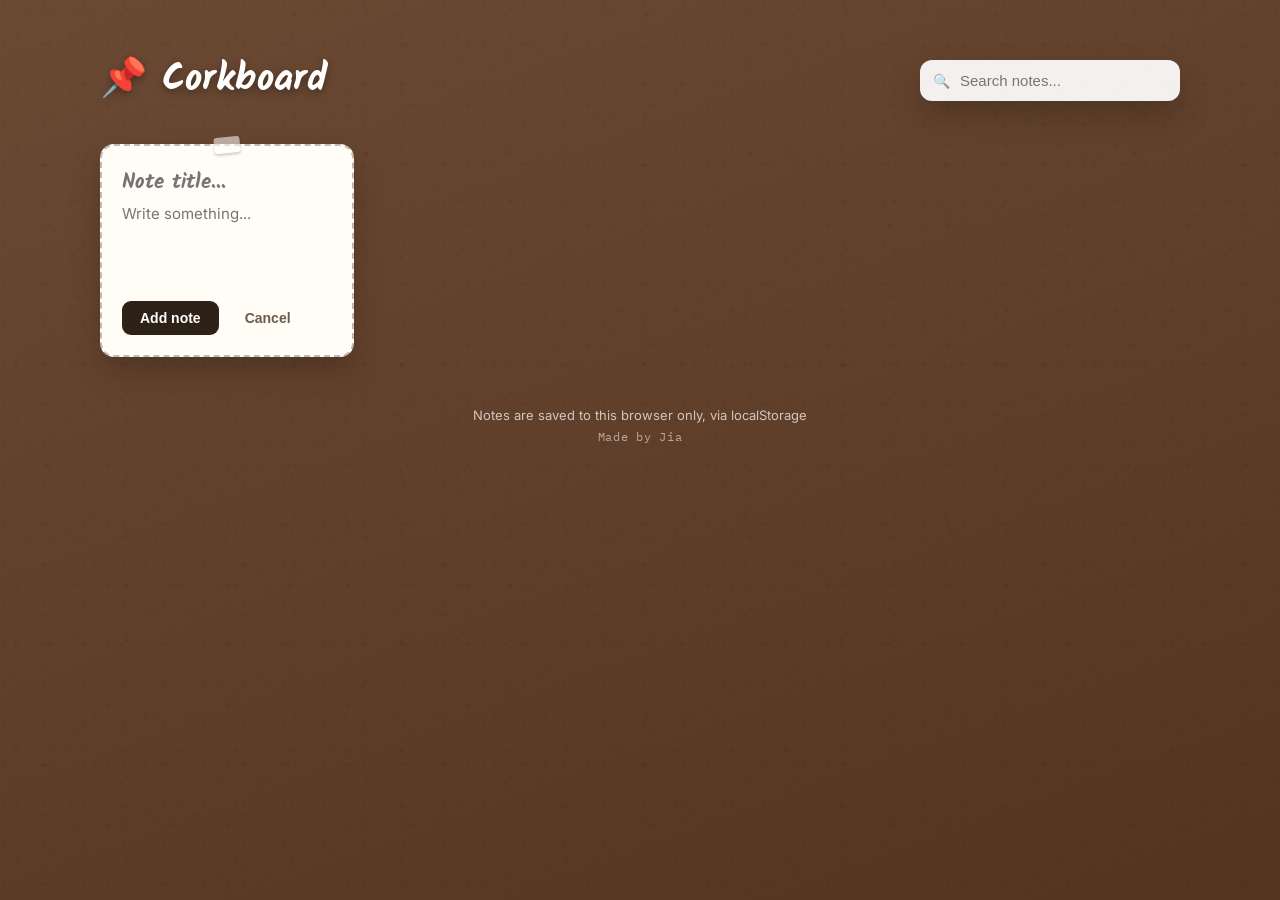
<file: Task 6/main.html>
<!DOCTYPE html>
<html lang="en">
<head>
<meta charset="UTF-8">
<meta name="viewport" content="width=device-width, initial-scale=1.0">
<title>Corkboard — Notes</title>

<link rel="preconnect" href="https://fonts.googleapis.com">
<link rel="preconnect" href="https://fonts.gstatic.com" crossorigin>
<link href="https://fonts.googleapis.com/css2?family=Kalam:wght@400;700&family=Inter:wght@400;500;600&family=IBM+Plex+Mono:wght@400;500&display=swap" rel="stylesheet">

<style>
  :root{
    --cork-1: #6B4A34;
    --cork-2: #543421;
    --ink: #2E2117;
    --muted: #6B5C4D;
    --danger: #B3261E;
    --danger-bg: #FBE9E7;
    --line: rgba(46,33,23,.14);
    --radius: 14px;
    --y1: #FFF3A3;
    --y2: #FFD3E0;
    --y3: #C8F4DE;
    --y4: #CDE7FF;
    --y5: #FFE0B3;
    --shadow: 0 14px 30px rgba(30,20,10,.28);
  }

  *{ margin:0; padding:0; box-sizing:border-box; }

  body{
    min-height:100vh;
    font-family:'Inter', sans-serif;
    color:var(--ink);
    background:
      radial-gradient(circle at 8% 12%, rgba(0,0,0,.08) 0, transparent 3px),
      radial-gradient(circle at 30% 65%, rgba(0,0,0,.07) 0, transparent 3px),
      radial-gradient(circle at 62% 20%, rgba(0,0,0,.06) 0, transparent 3px),
      radial-gradient(circle at 80% 75%, rgba(0,0,0,.08) 0, transparent 3px),
      radial-gradient(circle at 45% 40%, rgba(0,0,0,.05) 0, transparent 3px),
      radial-gradient(circle at 90% 30%, rgba(0,0,0,.06) 0, transparent 3px),
      linear-gradient(160deg, var(--cork-1), var(--cork-2));
    background-size: 40px 40px, 55px 55px, 48px 48px, 60px 60px, 35px 35px, 50px 50px, cover;
    padding:50px 24px 90px;
  }

  .mono{ font-family:'IBM Plex Mono', monospace; }

  :focus-visible{ outline:3px solid #fff; outline-offset:2px; }

  .wrap{ max-width:1080px; margin:0 auto; }

  /* ---------------- Header ---------------- */
  header{
    display:flex;
    align-items:center;
    justify-content:space-between;
    flex-wrap:wrap;
    gap:16px;
    margin-bottom:34px;
  }
  header h1{
    font-family:'Kalam', cursive;
    font-size:38px;
    color:#fff;
    text-shadow:0 3px 8px rgba(0,0,0,.35);
  }
  .search-box{
    position:relative;
  }
  .search-box input{
    width:260px;
    padding:12px 16px 12px 40px;
    border-radius:12px;
    border:none;
    font-size:15px;
    background:rgba(255,255,255,.92);
    box-shadow:var(--shadow);
    outline:none;
  }
  .search-box::before{
    content:"🔍";
    position:absolute;
    left:13px;
    top:50%;
    transform:translateY(-50%);
    font-size:14px;
    opacity:.6;
  }

  /* ---------------- Grid ---------------- */
  .grid{
    display:grid;
    grid-template-columns:repeat(auto-fill, minmax(250px, 1fr));
    gap:22px;
    align-items:start;
  }

  /* ---------------- Cards (shared) ---------------- */
  .card{
    border-radius:var(--radius);
    padding:20px;
    box-shadow:var(--shadow);
    position:relative;
    transition: transform .2s ease, box-shadow .2s ease;
  }
  .card::before{
    content:"";
    position:absolute;
    top:-9px; left:50%;
    transform:translateX(-50%) rotate(-6deg);
    width:26px; height:16px;
    background:rgba(255,255,255,.55);
    border-radius:3px;
    box-shadow:0 2px 3px rgba(0,0,0,.2);
  }
  .note-card:hover{
    transform:translateY(-5px) rotate(0deg) !important;
    box-shadow:0 22px 45px rgba(30,20,10,.35);
  }
  .note-card:nth-child(5n+1){ background:var(--y1); transform:rotate(-1.4deg); }
  .note-card:nth-child(5n+2){ background:var(--y2); transform:rotate(1.1deg); }
  .note-card:nth-child(5n+3){ background:var(--y3); transform:rotate(-0.8deg); }
  .note-card:nth-child(5n+4){ background:var(--y4); transform:rotate(1.6deg); }
  .note-card:nth-child(5n+5){ background:var(--y5); transform:rotate(-1.1deg); }

  .note-title{
    font-family:'Kalam', cursive;
    font-size:22px;
    font-weight:700;
    margin-bottom:8px;
    word-break:break-word;
  }
  .note-content{
    font-size:15px;
    line-height:1.5;
    color:#3a2c1e;
    white-space:pre-wrap;
    word-break:break-word;
    margin-bottom:16px;
    max-height:140px;
    overflow:hidden;
  }
  .note-footer{
    display:flex;
    align-items:center;
    justify-content:space-between;
    padding-top:12px;
    border-top:1px dashed rgba(46,33,23,.25);
  }
  .note-time{
    font-size:12px;
    color:var(--muted);
    font-family:'IBM Plex Mono', monospace;
  }
  .note-actions{
    display:flex;
    gap:6px;
  }
  .icon-btn{
    border:none;
    background:rgba(255,255,255,.5);
    width:30px; height:30px;
    border-radius:8px;
    cursor:pointer;
    font-size:14px;
    display:flex;
    align-items:center;
    justify-content:center;
    transition: background .18s ease, transform .18s ease;
  }
  .icon-btn:hover{
    background:rgba(255,255,255,.85);
    transform:scale(1.08);
  }
  .icon-btn.delete-confirm{
    background:var(--danger);
    color:#fff;
    font-size:11px;
    width:auto;
    padding:0 10px;
    font-weight:600;
  }

  /* ---------------- Composer / edit form ---------------- */
  .composer{
    background:#FFFDF6;
    border:2px dashed rgba(46,33,23,.3);
  }
  .composer.editing-mode{
    border-style:solid;
    border-color:transparent;
  }
  .composer input[type="text"], .composer textarea{
    width:100%;
    border:none;
    background:transparent;
    font-family:'Inter', sans-serif;
    outline:none;
    resize:none;
  }
  .composer input[type="text"]{
    font-family:'Kalam', cursive;
    font-size:21px;
    font-weight:700;
    margin-bottom:4px;
  }
  .composer textarea{
    font-size:15px;
    line-height:1.5;
    min-height:80px;
    margin-bottom:4px;
  }
  .field-error{
    display:none;
    color:var(--danger);
    font-size:12.5px;
    font-weight:500;
    margin-bottom:8px;
  }
  .field-error.visible{ display:block; }
  .composer .form-actions{
    display:flex;
    gap:8px;
    margin-top:10px;
  }
  .btn{
    border:none;
    border-radius:9px;
    padding:9px 18px;
    font-weight:600;
    font-size:14px;
    cursor:pointer;
    transition: transform .18s ease, box-shadow .18s ease, background .18s ease;
  }
  .btn-save{
    background:var(--ink);
    color:#fff;
  }
  .btn-save:hover{ transform:translateY(-2px); box-shadow:0 10px 20px rgba(0,0,0,.22); }
  .btn-cancel{
    background:transparent;
    color:var(--muted);
  }
  .btn-cancel:hover{ color:var(--ink); }

  .empty-msg{
    grid-column:1/-1;
    text-align:center;
    color:rgba(255,255,255,.8);
    padding:60px 20px;
    font-family:'Kalam', cursive;
    font-size:20px;
  }

  footer{
    text-align:center;
    color:rgba(255,255,255,.7);
    font-size:13px;
    margin-top:50px;
  }
  footer .credit{
    margin-top:6px;
    font-family:'IBM Plex Mono', monospace;
    font-size:12px;
    letter-spacing:.06em;
    color:rgba(255,255,255,.55);
  }

  @media (max-width:560px){
    .search-box input{ width:100%; }
    header{ flex-direction:column; align-items:flex-start; }
  }
</style>
</head>
<body>

<div class="wrap">
  <header>
    <h1>📌 Corkboard</h1>
    <div class="search-box">
      <input type="text" id="searchInput" placeholder="Search notes...">
    </div>
  </header>

  <div class="grid" id="grid">
    <!-- composer card is rendered here by JS, followed by note cards -->
  </div>

  <footer>
    <p>Notes are saved to this browser only, via localStorage</p>
    <p class="credit">Made by Jia</p>
  </footer>
</div>

<script>
  // ===============================================
  // Storage layer
  // ===============================================
  const STORAGE_KEY = 'corkboard:notes';

  function loadNotes(){
    try{
      const raw = localStorage.getItem(STORAGE_KEY);
      if (!raw) return [];
      const parsed = JSON.parse(raw);
      return Array.isArray(parsed) ? parsed : [];
    } catch (err){
      // corrupted storage shouldn't crash the app — just start fresh
      return [];
    }
  }

  function saveNotes(){
    localStorage.setItem(STORAGE_KEY, JSON.stringify(notes));
  }

  // ===============================================
  // State
  // ===============================================
  let notes = loadNotes();       // [{ id, title, content, createdAt, updatedAt }]
  let editingId = null;          // id of note currently being edited, or null
  let searchTerm = '';

  const grid = document.querySelector('#grid');
  const searchInput = document.querySelector('#searchInput');

  function makeId(){
    return Date.now().toString(36) + Math.random().toString(36).slice(2, 7);
  }

  function timeAgo(iso){
    const diffMs = Date.now() - new Date(iso).getTime();
    const mins = Math.floor(diffMs / 60000);
    if (mins < 1) return 'Edited just now';
    if (mins < 60) return 'Edited ' + mins + 'm ago';
    const hours = Math.floor(mins / 60);
    if (hours < 24) return 'Edited ' + hours + 'h ago';
    const days = Math.floor(hours / 24);
    if (days < 7) return 'Edited ' + days + 'd ago';
    return 'Edited ' + new Date(iso).toLocaleDateString('en-US', { month:'short', day:'numeric', year:'numeric' });
  }

  // ===============================================
  // Composer (used for both "new note" and "edit note")
  // ===============================================
  function createComposer(existingNote){
    const isEditing = !!existingNote;

    const card = document.createElement('div');
    card.className = 'card composer' + (isEditing ? ' editing-mode' : '');
    if (isEditing) card.style.background = getNoteColor(existingNote.id);

    const titleInput = document.createElement('input');
    titleInput.type = 'text';
    titleInput.placeholder = 'Note title...';
    titleInput.value = isEditing ? existingNote.title : '';

    const titleError = document.createElement('p');
    titleError.className = 'field-error';
    titleError.textContent = 'Title can\'t be empty.';

    const contentArea = document.createElement('textarea');
    contentArea.rows = isEditing ? 4 : 2;
    contentArea.placeholder = 'Write something...';
    contentArea.value = isEditing ? existingNote.content : '';

    const contentError = document.createElement('p');
    contentError.className = 'field-error';
    contentError.textContent = 'Note content can\'t be empty.';

    const actions = document.createElement('div');
    actions.className = 'form-actions';

    const saveBtn = document.createElement('button');
    saveBtn.type = 'button';
    saveBtn.className = 'btn btn-save';
    saveBtn.textContent = isEditing ? 'Save' : 'Add note';

    const cancelBtn = document.createElement('button');
    cancelBtn.type = 'button';
    cancelBtn.className = 'btn btn-cancel';
    cancelBtn.textContent = 'Cancel';

    function validateAndSave(){
      const titleVal = titleInput.value.trim();
      const contentVal = contentArea.value.trim();

      let valid = true;
      if (titleVal === ''){
        titleError.classList.add('visible');
        valid = false;
      } else {
        titleError.classList.remove('visible');
      }

      if (contentVal === ''){
        contentError.classList.add('visible');
        valid = false;
      } else {
        contentError.classList.remove('visible');
      }

      if (!valid) return;

      const now = new Date().toISOString();

      if (isEditing){
        const note = notes.find(n => n.id === existingNote.id);
        note.title = titleVal;
        note.content = contentVal;
        note.updatedAt = now;
        editingId = null;
      } else {
        notes.push({
          id: makeId(),
          title: titleVal,
          content: contentVal,
          createdAt: now,
          updatedAt: now
        });
      }

      saveNotes();
      render();
    }

    // clear an error the moment the user starts fixing it
    titleInput.addEventListener('input', function(){
      if (titleInput.value.trim() !== '') titleError.classList.remove('visible');
    });
    contentArea.addEventListener('input', function(){
      if (contentArea.value.trim() !== '') contentError.classList.remove('visible');
    });

    saveBtn.addEventListener('click', validateAndSave);

    cancelBtn.addEventListener('click', function(){
      editingId = null;
      render();
    });

    actions.appendChild(saveBtn);
    actions.appendChild(cancelBtn);

    card.appendChild(titleInput);
    card.appendChild(titleError);
    card.appendChild(contentArea);
    card.appendChild(contentError);
    card.appendChild(actions);

    return card;
  }

  // ===============================================
  // Note display card
  // ===============================================
  function createNoteCard(note){
    const card = document.createElement('div');
    card.className = 'card note-card';

    const title = document.createElement('p');
    title.className = 'note-title';
    title.textContent = note.title;

    const content = document.createElement('p');
    content.className = 'note-content';
    content.textContent = note.content;

    const footerRow = document.createElement('div');
    footerRow.className = 'note-footer';

    const time = document.createElement('span');
    time.className = 'note-time';
    time.textContent = timeAgo(note.updatedAt);

    const actions = document.createElement('div');
    actions.className = 'note-actions';

    const editBtn = document.createElement('button');
    editBtn.className = 'icon-btn';
    editBtn.title = 'Edit';
    editBtn.textContent = '✏️';
    editBtn.addEventListener('click', function(){
      editingId = note.id;
      render();
    });

    const deleteBtn = document.createElement('button');
    deleteBtn.className = 'icon-btn';
    deleteBtn.title = 'Delete';
    deleteBtn.textContent = '🗑️';
    deleteBtn.addEventListener('click', function(){
      // two-step confirm inline, no browser confirm() popup
      deleteBtn.textContent = '';
      deleteBtn.classList.add('delete-confirm');
      deleteBtn.textContent = 'Sure?';
      deleteBtn.onclick = function(){
        notes = notes.filter(n => n.id !== note.id);
        saveNotes();
        render();
      };
    });

    actions.appendChild(editBtn);
    actions.appendChild(deleteBtn);

    footerRow.appendChild(time);
    footerRow.appendChild(actions);

    card.appendChild(title);
    card.appendChild(content);
    card.appendChild(footerRow);

    return card;
  }

  // deterministic pastel color per note id, so editing doesn't shift its color
  function getNoteColor(id){
    const colors = ['var(--y1)','var(--y2)','var(--y3)','var(--y4)','var(--y5)'];
    let hash = 0;
    for (let i = 0; i < id.length; i++) hash += id.charCodeAt(i);
    return colors[hash % colors.length];
  }

  // ===============================================
  // Render
  // ===============================================
  function render(){
    grid.textContent = '';

    // composer: either "new note" mode, or nothing if currently editing a card
    if (editingId === null){
      grid.appendChild(createComposer(null));
    }

    const filtered = notes
      .filter(function(n){
        if (searchTerm === '') return true;
        const haystack = (n.title + ' ' + n.content).toLowerCase();
        return haystack.includes(searchTerm);
      })
      .sort(function(a, b){
        return new Date(b.updatedAt) - new Date(a.updatedAt);
      });

    if (filtered.length === 0 && notes.length > 0){
      const msg = document.createElement('p');
      msg.className = 'empty-msg';
      msg.textContent = 'No notes match your search.';
      grid.appendChild(msg);
    }

    filtered.forEach(function(note){
      if (note.id === editingId){
        grid.appendChild(createComposer(note));
      } else {
        grid.appendChild(createNoteCard(note));
      }
    });
  }

  searchInput.addEventListener('input', function(){
    searchTerm = searchInput.value.trim().toLowerCase();
    render();
  });

  render();
</script>

</body>
</html>
</file>
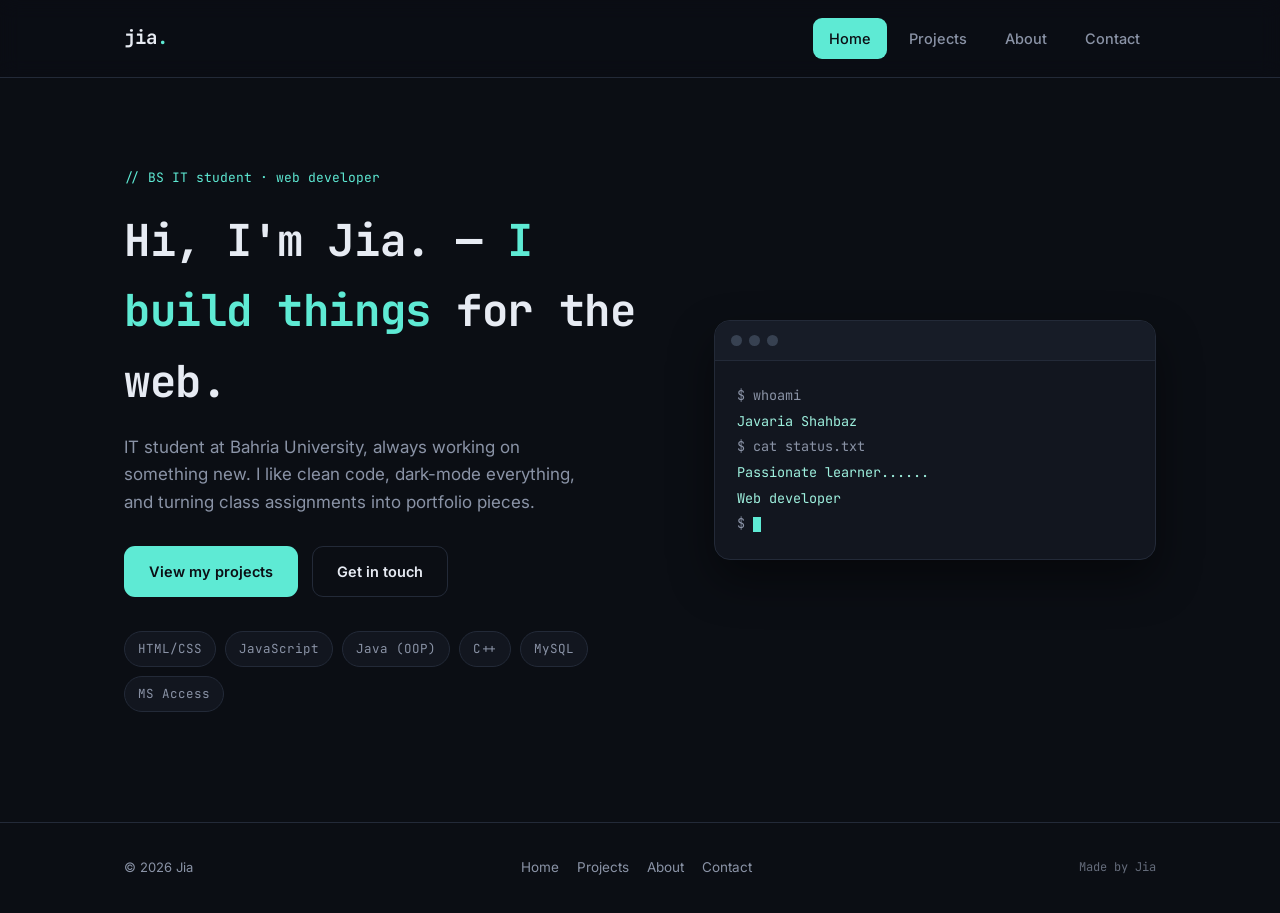
<file: Task 7/jia-portfolio.html>
<!DOCTYPE html>
<html lang="en">
<head>
<meta charset="UTF-8">
<meta name="viewport" content="width=device-width, initial-scale=1.0">
<title>Jia — Portfolio</title>

<link rel="preconnect" href="https://fonts.googleapis.com">
<link rel="preconnect" href="https://fonts.gstatic.com" crossorigin>
<link href="https://fonts.googleapis.com/css2?family=JetBrains+Mono:wght@400;500;600;700&family=Inter:wght@400;500;600;700&display=swap" rel="stylesheet">

<style>
  :root{
    --bg: #0B0E14;
    --surface: #12161F;
    --surface-2: #171C27;
    --line: #232A38;
    --ink: #E7EBF3;
    --muted: #8A93A6;
    --accent: #5EEAD4;
    --accent-ink: #0B0E14;
    --accent2: #A78BFA;
    --danger: #F87171;
    --radius: 16px;
    --shadow: 0 20px 45px rgba(0,0,0,.45);
  }

  *{ margin:0; padding:0; box-sizing:border-box; }

  html{ scroll-behavior:smooth; }

  body{
    background:var(--bg);
    color:var(--ink);
    font-family:'Inter', sans-serif;
    line-height:1.6;
  }

  .mono{ font-family:'JetBrains Mono', monospace; }
  h1,h2,h3{ font-family:'JetBrains Mono', monospace; letter-spacing:-.01em; }

  a{ color:inherit; text-decoration:none; }
  :focus-visible{ outline:2px solid var(--accent); outline-offset:3px; }

  .wrap{ max-width:1080px; margin:0 auto; padding:0 24px; }

  /* ================= NAVBAR (shared across every route) ================= */
  .navbar{
    position:sticky;
    top:0;
    z-index:50;
    background:rgba(11,14,20,.85);
    backdrop-filter:blur(10px);
    border-bottom:1px solid var(--line);
  }
  .navbar .wrap{
    display:flex;
    align-items:center;
    justify-content:space-between;
    padding:18px 24px;
  }
  .brand{
    font-family:'JetBrains Mono', monospace;
    font-weight:700;
    font-size:19px;
  }
  .brand span{ color:var(--accent); }

  .nav-links{
    display:flex;
    gap:6px;
    list-style:none;
  }
  .nav-links a{
    display:block;
    padding:9px 16px;
    border-radius:9px;
    font-size:14.5px;
    font-weight:500;
    color:var(--muted);
    transition: color .2s ease, background .2s ease;
  }
  .nav-links a:hover{ color:var(--ink); background:var(--surface); }
  .nav-links a.active{ color:var(--accent-ink); background:var(--accent); }

  .nav-toggle{
    display:none;
    background:none;
    border:1px solid var(--line);
    color:var(--ink);
    width:40px; height:40px;
    border-radius:9px;
    font-size:18px;
    cursor:pointer;
  }

  /* ================= PAGES ================= */
  .page{ display:none; animation: fadeIn .45s ease; }
  .page.active{ display:block; }
  @keyframes fadeIn{
    from{ opacity:0; transform:translateY(10px); }
    to{ opacity:1; transform:translateY(0); }
  }

  /* ---------------- Home ---------------- */
  .hero{
    padding:90px 0 70px;
    display:grid;
    grid-template-columns:1.1fr .9fr;
    gap:50px;
    align-items:center;
  }
  .eyebrow{
    font-family:'JetBrains Mono', monospace;
    font-size:13px;
    color:var(--accent);
    margin-bottom:16px;
  }
  .hero h1{
    font-size:44px;
    margin-bottom:18px;
  }
  .hero h1 span{ color:var(--accent); }
  .hero p.lead{
    color:var(--muted);
    font-size:17px;
    max-width:480px;
    margin-bottom:30px;
  }
  .hero-ctas{ display:flex; gap:14px; flex-wrap:wrap; }

  .btn{
    display:inline-flex;
    align-items:center;
    gap:8px;
    padding:13px 24px;
    border-radius:11px;
    font-weight:600;
    font-size:14.5px;
    cursor:pointer;
    border:1.5px solid transparent;
    transition: transform .2s ease, box-shadow .2s ease, border-color .2s ease, background .2s ease;
  }
  .btn-primary{ background:var(--accent); color:var(--accent-ink); }
  .btn-primary:hover{ transform:translateY(-2px); box-shadow:0 14px 28px rgba(94,234,212,.25); }
  .btn-ghost{ border-color:var(--line); color:var(--ink); }
  .btn-ghost:hover{ border-color:var(--accent); transform:translateY(-2px); }

  .skill-chips{
    display:flex;
    flex-wrap:wrap;
    gap:9px;
    margin-top:34px;
  }
  .chip{
    font-family:'JetBrains Mono', monospace;
    font-size:12.5px;
    padding:7px 13px;
    border-radius:20px;
    background:var(--surface);
    border:1px solid var(--line);
    color:var(--muted);
  }

  .terminal-card{
    background:var(--surface);
    border:1px solid var(--line);
    border-radius:var(--radius);
    box-shadow:var(--shadow);
    overflow:hidden;
  }
  .terminal-bar{
    display:flex;
    gap:7px;
    padding:14px 16px;
    background:var(--surface-2);
    border-bottom:1px solid var(--line);
  }
  .terminal-bar span{ width:11px; height:11px; border-radius:50%; background:#374151; }
  .terminal-body{
    padding:22px;
    font-family:'JetBrains Mono', monospace;
    font-size:13.5px;
    color:#9EF0DE;
    line-height:1.9;
  }
  .terminal-body .muted-line{ color:var(--muted); }
  .terminal-body .cursor{
    display:inline-block;
    width:8px; height:15px;
    background:var(--accent);
    animation: blink 1s step-end infinite;
    vertical-align:middle;
  }
  @keyframes blink{ 50%{ opacity:0; } }

  /* ---------------- Section shared ---------------- */
  .section{ padding:60px 0; }
  .section-head{ margin-bottom:38px; }
  .section-head .eyebrow{ margin-bottom:10px; }
  .section-head h2{ font-size:30px; }
  .section-head p{ color:var(--muted); margin-top:10px; max-width:520px; }

  /* ---------------- Projects ---------------- */
  .project-grid{
    display:grid;
    grid-template-columns:repeat(2, 1fr);
    gap:20px;
  }
  .project-card{
    background:var(--surface);
    border:1px solid var(--line);
    border-radius:var(--radius);
    padding:26px;
    transition: transform .22s ease, border-color .22s ease, box-shadow .22s ease;
  }
  .project-card:hover{
    transform:translateY(-6px);
    border-color:var(--accent);
    box-shadow:var(--shadow);
  }
  .project-top{
    display:flex;
    justify-content:space-between;
    align-items:flex-start;
    margin-bottom:10px;
  }
  .project-card h3{ font-size:18px; }
  .project-year{
    font-family:'JetBrains Mono', monospace;
    font-size:12px;
    color:var(--muted);
  }
  .project-card p{
    color:var(--muted);
    font-size:14.5px;
    margin-bottom:16px;
  }
  .tag-row{ display:flex; flex-wrap:wrap; gap:7px; }
  .tag{
    font-family:'JetBrains Mono', monospace;
    font-size:11.5px;
    padding:5px 10px;
    border-radius:6px;
    background:rgba(94,234,212,.1);
    color:var(--accent);
  }

  /* ---------------- About ---------------- */
  .about-grid{
    display:grid;
    grid-template-columns:1fr 1fr;
    gap:30px;
  }
  .about-card{
    background:var(--surface);
    border:1px solid var(--line);
    border-radius:var(--radius);
    padding:26px;
  }
  .about-card h3{ font-size:16px; margin-bottom:16px; color:var(--accent); }
  .timeline-item{ margin-bottom:16px; }
  .timeline-item:last-child{ margin-bottom:0; }
  .timeline-item p:first-child{ font-weight:600; font-size:14.5px; }
  .timeline-item p:last-child{ color:var(--muted); font-size:13.5px; margin-top:2px; }
  .skills-grid{ display:flex; flex-wrap:wrap; gap:9px; }

  /* ---------------- Contact ---------------- */
  .contact-layout{
    display:grid;
    grid-template-columns:.8fr 1.2fr;
    gap:30px;
  }
  .contact-info p{ color:var(--muted); margin-bottom:18px; font-size:15px; }
  .contact-info .info-line{
    font-family:'JetBrains Mono', monospace;
    font-size:13.5px;
    color:var(--ink);
    margin-bottom:10px;
  }
  form.contact-form{
    background:var(--surface);
    border:1px solid var(--line);
    border-radius:var(--radius);
    padding:28px;
  }
  .field{ margin-bottom:18px; }
  .field label{
    display:block;
    font-size:13.5px;
    font-weight:600;
    margin-bottom:7px;
  }
  .field input, .field textarea{
    width:100%;
    background:var(--surface-2);
    border:1.5px solid var(--line);
    border-radius:10px;
    padding:12px 14px;
    color:var(--ink);
    font-family:'Inter', sans-serif;
    font-size:14.5px;
    outline:none;
    resize:vertical;
    transition: border-color .2s ease;
  }
  .field input:focus, .field textarea:focus{ border-color:var(--accent); }
  .field input.invalid, .field textarea.invalid{ border-color:var(--danger); }
  .field-error{
    display:none;
    color:var(--danger);
    font-size:12.5px;
    margin-top:6px;
  }
  .field-error.visible{ display:block; }

  .form-success{
    display:none;
    background:rgba(94,234,212,.1);
    border:1px solid var(--accent);
    color:var(--accent);
    padding:14px 16px;
    border-radius:10px;
    font-size:14px;
    margin-bottom:18px;
  }
  .form-success.visible{ display:block; }

  /* ================= FOOTER (shared across every route) ================= */
  footer{
    border-top:1px solid var(--line);
    margin-top:40px;
  }
  footer .wrap{
    padding:34px 24px;
    display:flex;
    justify-content:space-between;
    align-items:center;
    flex-wrap:wrap;
    gap:14px;
  }
  footer .foot-links{ display:flex; gap:18px; }
  footer .foot-links a{ color:var(--muted); font-size:13.5px; transition:color .2s ease; }
  footer .foot-links a:hover{ color:var(--accent); }
  footer .copy{ color:var(--muted); font-size:13px; }
  footer .credit{
    font-family:'JetBrains Mono', monospace;
    font-size:12px;
    color:var(--muted);
    opacity:.7;
  }

  /* ================= RESPONSIVE ================= */
  @media (max-width:860px){
    .hero{ grid-template-columns:1fr; }
    .project-grid{ grid-template-columns:1fr; }
    .about-grid{ grid-template-columns:1fr; }
    .contact-layout{ grid-template-columns:1fr; }
  }

  @media (max-width:680px){
    .nav-links{
      position:absolute;
      top:100%; left:0; right:0;
      background:var(--bg);
      border-bottom:1px solid var(--line);
      flex-direction:column;
      padding:12px;
      display:none;
      gap:4px;
    }
    .nav-links.open{ display:flex; }
    .nav-toggle{ display:block; }
    .hero h1{ font-size:32px; }
    footer .wrap{ flex-direction:column; text-align:center; }
  }

  @media (prefers-reduced-motion: reduce){
    *{ animation-duration:.001ms !important; transition-duration:.001ms !important; }
    html{ scroll-behavior:auto; }
  }
</style>
</head>
<body>

<nav class="navbar">
  <div class="wrap">
    <a href="#home" class="brand">jia<span>.</span></a>
    <ul class="nav-links" id="navLinks">
      <li><a href="#home" data-route="home">Home</a></li>
      <li><a href="#projects" data-route="projects">Projects</a></li>
      <li><a href="#about" data-route="about">About</a></li>
      <li><a href="#contact" data-route="contact">Contact</a></li>
    </ul>
    <button class="nav-toggle" id="navToggle" aria-label="Toggle menu">☰</button>
  </div>
</nav>

<main class="wrap">

  <!-- ================= HOME ================= -->
  <section class="page" id="page-home" data-page="home">
    <div class="hero">
      <div>
        <p class="eyebrow">// BS IT student · web developer</p>
        <h1>Hi, I'm Jia. — <span>I build things</span> for the web.</h1>
        <p class="lead">IT student at Bahria University, always working on something new. I like clean code, dark-mode everything, and turning class assignments into portfolio pieces.</p>
        <div class="hero-ctas">
          <a href="#projects" class="btn btn-primary" data-route="projects">View my projects</a>
          <a href="#contact" class="btn btn-ghost" data-route="contact">Get in touch</a>
        </div>
        <div class="skill-chips">
          <span class="chip">HTML/CSS</span>
          <span class="chip">JavaScript</span>
          <span class="chip">Java (OOP)</span>
          <span class="chip">C++</span>
          <span class="chip">MySQL</span>
          <span class="chip">MS Access</span>
        </div>
      </div>

      <div class="terminal-card">
        <div class="terminal-bar"><span></span><span></span><span></span></div>
        <div class="terminal-body">
          <div class="muted-line">$ whoami</div>
          <div>Javaria Shahbaz</div>
          <div class="muted-line">$ cat status.txt</div>
          <div>Passionate learner......</div>
          <div>Web developer</div>
          <div class="muted-line">$ <span class="cursor"></span></div>
        </div>
      </div>
    </div>
  </section>

  <!-- ================= PROJECTS ================= -->
  <section class="page" id="page-projects" data-page="projects">
    <div class="section">
      <div class="section-head">
        <p class="eyebrow">// selected work</p>
        <h2>Projects</h2>
        <p>A mix of coursework and self-directed builds, rendered here from a single JS array — not copy-pasted per card.</p>
      </div>
      <div class="project-grid" id="projectGrid"></div>
    </div>
  </section>

  <!-- ================= ABOUT ================= -->
  <section class="page" id="page-about" data-page="about">
    <div class="section">
      <div class="section-head">
        <p class="eyebrow">// the short version</p>
        <h2>About me</h2>
        <p>Currently working through a BS in Information Technology while freelancing and building things on the side.</p>
      </div>

      <div class="about-grid">
        <div class="about-card">
          <h3>Education</h3>
          <div class="timeline-item">
            <p>BS Information Technology</p>
            <p>Bahria University, Karachi Campus · Expected 2029</p>
          </div>
        </div>

        <div class="about-card">
          <h3>Skills</h3>
          <div class="skills-grid">
            <span class="chip">HTML</span>
            <span class="chip">CSS</span>
            <span class="chip">JavaScript</span>
            <span class="chip">Java (OOP)</span>
            <span class="chip">C++</span>
            <span class="chip">MySQL</span>
            <span class="chip">MS Access</span>
            <span class="chip">NetBeans</span>
            <span class="chip">Git/GitHub</span>
          </div>
        </div>

        <div class="about-card">
          <h3>Currently</h3>
          <div class="timeline-item">
            <p>Learning by building</p>
            <p>Passionate about picking up new tools and turning coursework into real projects</p>
          </div>
          <div class="timeline-item">
            <p>Recent practice projects</p>
            <p>A to-do list, an animated landing page, a live weather dashboard, and a notes app — plus this site</p>
          </div>
        </div>

        <div class="about-card">
          <h3>Beyond code</h3>
          <div class="timeline-item">
            <p>Event Management Club, Bahria University</p>
            <p>Helped organize the 2026 Job Fair, an orphanage visit, a department brunch, and a mentoring &amp; grooming session</p>
          </div>
          <div class="timeline-item">
            <p>Maritime BookShare</p>
            <p>Member</p>
          </div>
        </div>
      </div>
    </div>
  </section>

  <!-- ================= CONTACT ================= -->
  <section class="page" id="page-contact" data-page="contact">
    <div class="section">
      <div class="section-head">
        <p class="eyebrow">// let's talk</p>
        <h2>Contact</h2>
        <p>Have a project in mind or just want to say hi? Fill this out and I'll get back to you.</p>
      </div>

      <div class="contact-layout">
        <div class="contact-info">
          <p>Open to freelance web projects, collaborations, and internship opportunities.</p>
          <p class="info-line">📍 Karachi, Pakistan</p>
          <p class="info-line">🎓 Bahria University, Karachi Campus</p>
          <p class="info-line">💼 Open to internships &amp; collaborations</p>
        </div>

        <form class="contact-form" id="contactForm" novalidate>
          <div class="form-success" id="formSuccess">✓ Message sent — thanks for reaching out, I'll reply soon.</div>

          <div class="field">
            <label for="nameInput">Name</label>
            <input type="text" id="nameInput" placeholder="Your name">
            <p class="field-error" id="nameError">Please enter your name.</p>
          </div>

          <div class="field">
            <label for="emailInput">Email</label>
            <input type="text" id="emailInput" placeholder="you@example.com">
            <p class="field-error" id="emailError">Please enter a valid email address.</p>
          </div>

          <div class="field">
            <label for="messageInput">Message</label>
            <textarea id="messageInput" rows="5" placeholder="What's on your mind?"></textarea>
            <p class="field-error" id="messageError">Message can't be empty.</p>
          </div>

          <button type="submit" class="btn btn-primary">Send message</button>
        </form>
      </div>
    </div>
  </section>

</main>

<footer>
  <div class="wrap">
    <p class="copy">© 2026 Jia</p>
    <div class="foot-links">
      <a href="#home" data-route="home">Home</a>
      <a href="#projects" data-route="projects">Projects</a>
      <a href="#about" data-route="about">About</a>
      <a href="#contact" data-route="contact">Contact</a>
    </div>
    <p class="credit">Made by Jia</p>
  </div>
</footer>

<script>
  // ===============================================
  // Project data — the Projects page renders from this,
  // no hardcoded card markup per project.
  // ===============================================
  const PROJECTS = [
    {
      title: 'Cybersecurity Quiz App',
      year: '2026',
      description: 'A quiz app with difficulty levels and streak tracking, built as a learning project with a staged roadmap toward CI/CD deployment.',
      tags: ['JavaScript', 'HTML', 'CSS', 'GitHub Pages']
    },
    {
      title: 'Parcel Delivery Management System',
      year: '2025',
      description: 'A group project I led most of the implementation on — tracks parcels, deliveries, and status updates through a desktop GUI.',
      tags: ['Java', 'NetBeans', 'Swing']
    },
    {
      title: 'Cafeteria Management System',
      year: '2025',
      description: 'A console-based system for managing orders, menu items, and billing at a university cafeteria.',
      tags: ['C++', 'OOP']
    },
    {
      title: 'E-Commerce Website',
      year: '2024',
      description: 'A static storefront layout with product listings, cart UI, and a clean checkout flow — pure HTML/CSS, no framework.',
      tags: ['HTML', 'CSS']
    }
  ];

  function createProjectCard(project){
    const card = document.createElement('div');
    card.className = 'project-card';

    const top = document.createElement('div');
    top.className = 'project-top';

    const title = document.createElement('h3');
    title.textContent = project.title;

    const year = document.createElement('span');
    year.className = 'project-year';
    year.textContent = project.year;

    top.appendChild(title);
    top.appendChild(year);

    const desc = document.createElement('p');
    desc.textContent = project.description;

    const tagRow = document.createElement('div');
    tagRow.className = 'tag-row';
    project.tags.forEach(function(t){
      const tag = document.createElement('span');
      tag.className = 'tag';
      tag.textContent = t;
      tagRow.appendChild(tag);
    });

    card.appendChild(top);
    card.appendChild(desc);
    card.appendChild(tagRow);

    return card;
  }

  function renderProjects(){
    const grid = document.querySelector('#projectGrid');
    grid.textContent = '';
    PROJECTS.forEach(function(project){
      grid.appendChild(createProjectCard(project));
    });
  }
  renderProjects();

  // ===============================================
  // Router — one navbar/footer in the DOM at all times,
  // only the .page section that matches the hash is shown.
  // ===============================================
  const pages = document.querySelectorAll('.page');
  const navLinks = document.querySelectorAll('[data-route]');
  const navLinksList = document.querySelector('#navLinks');
  const navToggle = document.querySelector('#navToggle');

  function currentRoute(){
    const hash = window.location.hash.replace('#', '');
    const valid = ['home', 'projects', 'about', 'contact'];
    return valid.includes(hash) ? hash : 'home';
  }

  function router(){
    const route = currentRoute();

    pages.forEach(function(page){
      page.classList.toggle('active', page.dataset.page === route);
    });

    navLinks.forEach(function(link){
      link.classList.toggle('active', link.dataset.route === route);
    });

    navLinksList.classList.remove('open');
    window.scrollTo(0, 0);
  }

  window.addEventListener('hashchange', router);
  router(); // initial render

  navToggle.addEventListener('click', function(){
    navLinksList.classList.toggle('open');
  });

  // ===============================================
  // Contact form validation (client-side only)
  // ===============================================
  const form = document.querySelector('#contactForm');
  const nameInput = document.querySelector('#nameInput');
  const emailInput = document.querySelector('#emailInput');
  const messageInput = document.querySelector('#messageInput');
  const successBox = document.querySelector('#formSuccess');

  const EMAIL_RE = /^[^\s@]+@[^\s@]+\.[^\s@]+$/;

  function setFieldError(input, errorEl, isValid){
    input.classList.toggle('invalid', !isValid);
    errorEl.classList.toggle('visible', !isValid);
  }

  function validateForm(){
    const nameValid = nameInput.value.trim() !== '';
    const emailValid = EMAIL_RE.test(emailInput.value.trim());
    const messageValid = messageInput.value.trim() !== '';

    setFieldError(nameInput, document.querySelector('#nameError'), nameValid);
    setFieldError(emailInput, document.querySelector('#emailError'), emailValid);
    setFieldError(messageInput, document.querySelector('#messageError'), messageValid);

    return nameValid && emailValid && messageValid;
  }

  // clear individual errors as the user fixes them
  [ [nameInput, '#nameError', () => nameInput.value.trim() !== ''],
    [emailInput, '#emailError', () => EMAIL_RE.test(emailInput.value.trim())],
    [messageInput, '#messageError', () => messageInput.value.trim() !== ''] ]
  .forEach(function([el, errSelector, isValidFn]){
    el.addEventListener('input', function(){
      if (isValidFn()) setFieldError(el, document.querySelector(errSelector), true);
    });
  });

  form.addEventListener('submit', function(e){
    e.preventDefault();
    successBox.classList.remove('visible');

    if (!validateForm()) return;

    // No backend — simulate a successful send
    successBox.classList.add('visible');
    form.reset();
  });
</script>

</body>
</html>
</file>
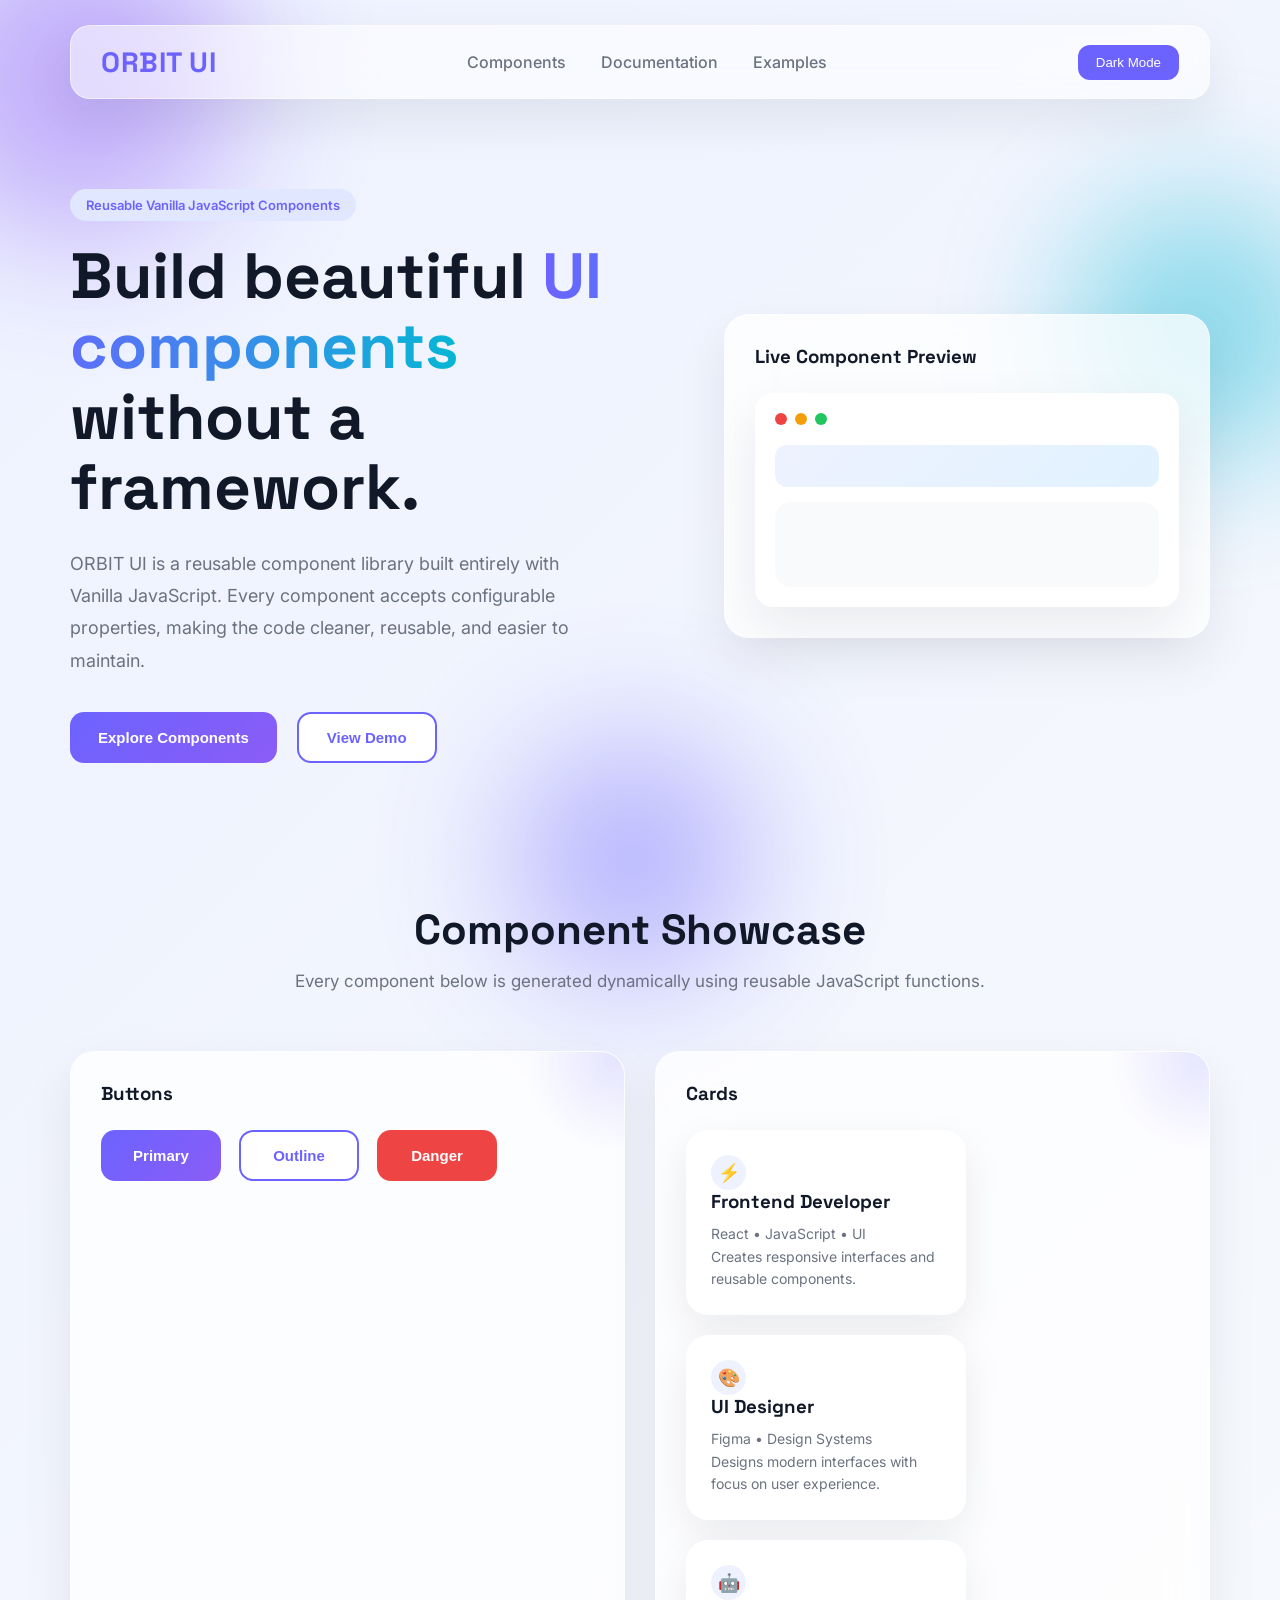
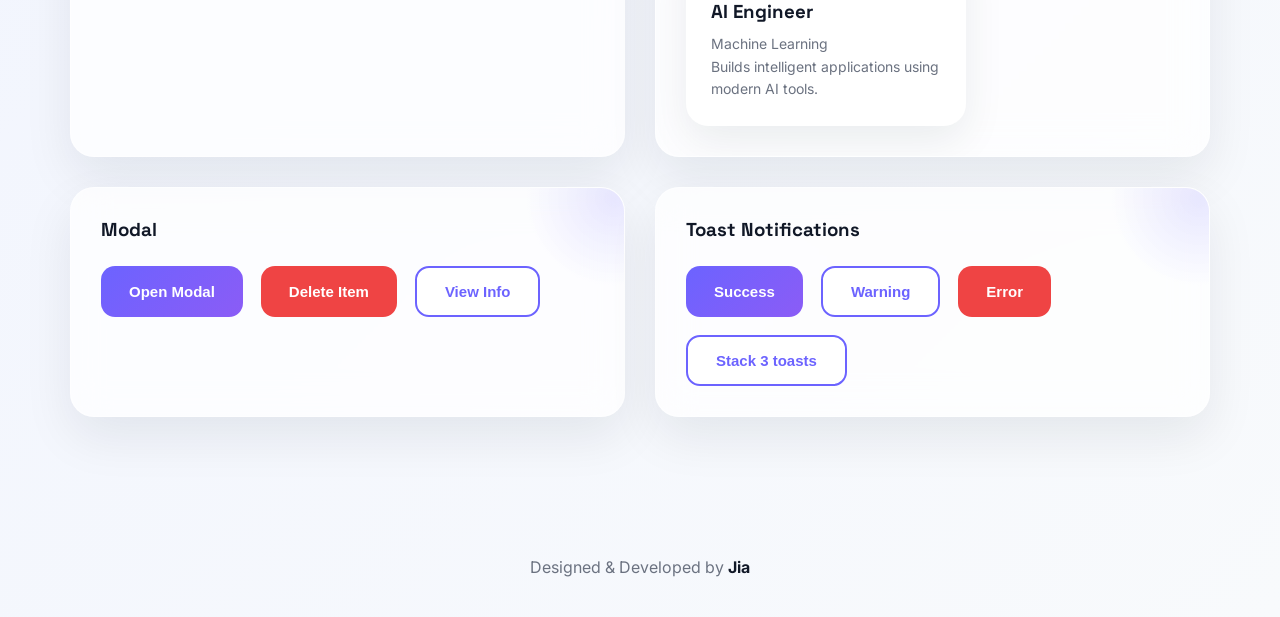
<file: Task 8/main.html>
<!DOCTYPE html>
<html lang="en">

<head>

<meta charset="UTF-8">
<meta name="viewport" content="width=device-width, initial-scale=1.0">

<title>ORBIT UI | Vanilla JavaScript Component Library</title>

<link rel="preconnect" href="https://fonts.googleapis.com">
<link rel="preconnect" href="https://fonts.gstatic.com" crossorigin>

<link href="https://fonts.googleapis.com/css2?family=Inter:wght@400;500;600;700&family=Space+Grotesk:wght@600;700&display=swap" rel="stylesheet">

<style>

*{
margin:0;
padding:0;
box-sizing:border-box;
}

:root{

--primary:#6C63FF;
--secondary:#8B5CF6;
--accent:#06B6D4;

--success:#22C55E;
--warning:#F59E0B;
--danger:#EF4444;

--bg:#F5F7FB;
--card:rgba(255,255,255,.75);

--text:#111827;
--muted:#6B7280;

--border:rgba(255,255,255,.4);

--shadow:
0 20px 50px rgba(17,24,39,.08);

}

body{

font-family:"Inter",sans-serif;

background:linear-gradient(
135deg,
#EEF2FF,
#F8FAFC
);

color:var(--text);

overflow-x:hidden;

}

.container{

max-width:1200px;

margin:auto;

padding:0 30px;

position:relative;

z-index:2;

}



/* Floating Background */

.blob{

position:fixed;

border-radius:50%;

filter:blur(70px);

opacity:.45;

animation:floatBlob 15s infinite alternate;

z-index:0;

}

.blob1{

width:320px;
height:320px;

background:#8B5CF6;

top:-80px;
left:-80px;

}

.blob2{

width:260px;
height:260px;

background:#06B6D4;

right:-50px;
top:200px;

animation-delay:5s;

}

.blob3{

width:240px;
height:240px;

background:#6C63FF;

bottom:-80px;
left:40%;

animation-delay:3s;

}

@keyframes floatBlob{

from{

transform:translateY(0px);

}

to{

transform:translateY(50px);

}

}



/* NAVBAR */

nav{

margin-top:25px;

padding:18px 30px;

display:flex;

justify-content:space-between;

align-items:center;

border-radius:20px;

background:rgba(255,255,255,.55);

backdrop-filter:blur(18px);

box-shadow:var(--shadow);

border:1px solid rgba(255,255,255,.5);

position:sticky;

top:20px;

z-index:999;

}

.logo{

font-family:"Space Grotesk";

font-size:28px;

font-weight:700;

color:var(--primary);

letter-spacing:.5px;

}

.nav-links{

display:flex;

gap:35px;

list-style:none;

}

.nav-links a{

text-decoration:none;

color:var(--muted);

font-weight:500;

transition:.3s;

}

.nav-links a:hover{

color:var(--primary);

}

.theme-btn{

padding:10px 18px;

border:none;

border-radius:12px;

background:var(--primary);

color:white;

cursor:pointer;

transition:.3s;

}

.theme-btn:hover{

transform:translateY(-3px);

}



/* HERO */

.hero{

display:grid;

grid-template-columns:1.1fr .9fr;

align-items:center;

gap:60px;

padding:90px 0;

}

.badge{

display:inline-block;

padding:8px 16px;

border-radius:30px;

background:#E0E7FF;

color:var(--primary);

font-size:13px;

font-weight:600;

margin-bottom:20px;

}

.hero h1{

font-family:"Space Grotesk";

font-size:64px;

line-height:1.1;

margin-bottom:25px;

}

.hero h1 span{

background:linear-gradient(
90deg,
var(--primary),
var(--accent)
);

-webkit-background-clip:text;

-webkit-text-fill-color:transparent;

}

.hero p{

font-size:18px;

line-height:1.8;

color:var(--muted);

margin-bottom:35px;

max-width:520px;

}



/* Hero Buttons */

.hero-buttons{

display:flex;

gap:20px;

flex-wrap:wrap;

}

.btn{

padding:15px 28px;

border:none;

border-radius:14px;

cursor:pointer;

font-size:15px;

font-weight:600;

transition:.35s;

}

.btn-primary{

background:linear-gradient(
135deg,
var(--primary),
var(--secondary)
);

color:white;

}

.btn-outline{

background:white;

border:2px solid var(--primary);

color:var(--primary);

}

.btn-danger{

background:var(--danger);

color:white;

}

.btn:hover{

transform:translateY(-5px);

box-shadow:0 15px 35px rgba(108,99,255,.25);

}



/* Hero Preview */

.preview{

background:rgba(255,255,255,.75);

backdrop-filter:blur(20px);

border-radius:25px;

padding:30px;

box-shadow:var(--shadow);

border:1px solid rgba(255,255,255,.5);

animation:floatCard 5s ease-in-out infinite;

}

@keyframes floatCard{

0%,100%{

transform:translateY(0px);

}

50%{

transform:translateY(-15px);

}

}

.preview h3{

font-family:"Space Grotesk";

margin-bottom:25px;

}

.fake-window{

background:white;

border-radius:18px;

padding:20px;

box-shadow:var(--shadow);

}

.window-bar{

display:flex;

gap:8px;

margin-bottom:20px;

}

.dot{

width:12px;

height:12px;

border-radius:50%;

}

.red{

background:#EF4444;

}

.yellow{

background:#F59E0B;

}

.green{

background:#22C55E;

}

.fake-button{

height:42px;

border-radius:12px;

margin-bottom:15px;

background:linear-gradient(
135deg,
#EEF2FF,
#E0F2FE
);

}

.fake-card{

height:85px;

border-radius:16px;

background:#F8FAFC;

}



/* Showcase */

.showcase{

padding:50px 0;

}

.section-title{

text-align:center;

margin-bottom:60px;

}

.section-title h2{

font-family:"Space Grotesk";

font-size:42px;

margin-bottom:15px;

}

.section-title p{

color:var(--muted);

font-size:17px;

}

.grid{

display:grid;

grid-template-columns:repeat(2,1fr);

gap:30px;

}

.panel{

background:rgba(255,255,255,.75);

backdrop-filter:blur(18px);

border-radius:24px;

padding:30px;

box-shadow:var(--shadow);

border:1px solid rgba(255,255,255,.45);

}

.panel h3{

font-family:"Space Grotesk";

margin-bottom:25px;

}

.demo-area{

display:flex;

gap:18px;

flex-wrap:wrap;

}



/* Containers populated by JS */

#buttonsDemo,
#cardsDemo,
#modalDemo,
#toastDemo{

display:flex;

gap:18px;

flex-wrap:wrap;

}



/* Footer */

footer{

margin:90px 0 40px;

text-align:center;

color:var(--muted);

}

footer strong{

color:var(--text);

}



/* Mobile */

@media(max-width:900px){

.hero{

grid-template-columns:1fr;

}

.grid{

grid-template-columns:1fr;

}

.hero h1{

font-size:46px;

}

.nav-links{

display:none;

}

}

</style>

</head>

<body>

<div class="blob blob1"></div>
<div class="blob blob2"></div>
<div class="blob blob3"></div>

<div class="container">

<nav>

<div class="logo">
ORBIT UI
</div>

<ul class="nav-links">

<li><a href="#">Components</a></li>

<li><a href="#">Documentation</a></li>

<li><a href="#">Examples</a></li>

</ul>

<button class="theme-btn" id="themeToggle">
Dark Mode
</button>

</nav>

<section class="hero">

<div>

<div class="badge">
Reusable Vanilla JavaScript Components
</div>

<h1>

Build beautiful
<span>UI components</span>
without a framework.

</h1>

<p>

ORBIT UI is a reusable component library built entirely with Vanilla JavaScript. Every component accepts configurable properties, making the code cleaner, reusable, and easier to maintain.

</p>

<div class="hero-buttons">

<button class="btn btn-primary">
Explore Components
</button>

<button class="btn btn-outline">
View Demo
</button>

</div>

</div>

<div class="preview">

<h3>
Live Component Preview
</h3>

<div class="fake-window">

<div class="window-bar">

<div class="dot red"></div>
<div class="dot yellow"></div>
<div class="dot green"></div>

</div>

<div class="fake-button"></div>

<div class="fake-card"></div>

</div>

</div>

</section>

<section class="showcase">

<div class="section-title">

<h2>
Component Showcase
</h2>

<p>

Every component below is generated dynamically using reusable JavaScript functions.

</p>

</div>

<div class="grid">

<div class="panel">

<h3>
Buttons
</h3>

<div id="buttonsDemo"></div>

</div>

<div class="panel">

<h3>
Cards
</h3>

<div id="cardsDemo"></div>

</div>

<div class="panel">

<h3>
Modal
</h3>

<div id="modalDemo"></div>

</div>

<div class="panel">

<h3>
Toast Notifications
</h3>

<div id="toastDemo"></div>

</div>

</div>

</section>

<div id="toastContainer"></div>

<div id="modalContainer"></div>

<footer>

Designed & Developed by
<strong>Jia </strong>

</footer>

<style>
/* ===================================
   DARK MODE THEME
=================================== */

body.dark{

--bg:#0F172A;

--card:rgba(30,41,59,.75);

--text:#F8FAFC;

--muted:#CBD5E1;

--border:rgba(255,255,255,.1);

background:
linear-gradient(
135deg,
#0F172A,
#111827
);

}


body.dark nav,
body.dark .panel,
body.dark .preview{

background:rgba(15,23,42,.75);

border-color:rgba(255,255,255,.08);

}


body.dark .fake-window,
body.dark .btn-outline{

background:#1E293B;

color:white;

}


body.dark .fake-card{

background:#334155;

}


body.dark .fake-button{

background:
linear-gradient(
135deg,
#334155,
#475569
);

}


body.dark .badge{

background:#312E81;

color:#C7D2FE;

}



/* ===================================
   COMPONENT PREVIEW AREA
=================================== */


.component-preview{

display:flex;

gap:20px;

flex-wrap:wrap;

}



/* ===================================
   BUTTON POLISH
=================================== */


.btn{

position:relative;

overflow:hidden;

}


.btn::before{

content:"";

position:absolute;

top:0;

left:-100%;

width:100%;

height:100%;

background:
linear-gradient(
120deg,
transparent,
rgba(255,255,255,.35),
transparent
);

transition:.5s;

}


.btn:hover::before{

left:100%;

}


.btn-primary:hover{

box-shadow:

0 15px 35px rgba(108,99,255,.45);

}


.btn-outline:hover{

background:var(--primary);

color:white;

}



/* ===================================
   MODAL SYSTEM
=================================== */


.modal-overlay{

position:fixed;

inset:0;

background:

rgba(15,23,42,.55);

backdrop-filter:blur(8px);

display:flex;

justify-content:center;

align-items:center;

opacity:0;

visibility:hidden;

transition:.35s;

z-index:1000;

}


.modal-overlay.active{

opacity:1;

visibility:visible;

}



.modal-box{

width:450px;

max-width:90%;

background:white;

border-radius:25px;

padding:35px;

box-shadow:

0 30px 80px rgba(0,0,0,.25);

animation:

modalPop .35s ease;

}



body.dark .modal-box{

background:#1E293B;

color:white;

}



@keyframes modalPop{


from{

transform:

scale(.85)

translateY(40px);

opacity:0;

}


to{

transform:

scale(1)

translateY(0);

opacity:1;

}


}



.modal-box h2{

font-family:"Space Grotesk";

font-size:28px;

margin-bottom:15px;

}



.modal-box p{

color:var(--muted);

line-height:1.7;

margin-bottom:25px;

}



.modal-buttons{

display:flex;

justify-content:flex-end;

gap:15px;

}



/* ===================================
   TOAST SYSTEM
=================================== */


#toastContainer{

position:fixed;

top:30px;

right:30px;

display:flex;

flex-direction:column;

gap:15px;

z-index:2000;

}



.toast{

min-width:320px;

background:white;

border-radius:18px;

padding:18px;

display:flex;

flex-direction:column;

gap:10px;

box-shadow:

0 20px 50px rgba(0,0,0,.15);

animation:

toastIn .4s ease;

overflow:hidden;

}



body.dark .toast{

background:#1E293B;

color:white;

}



.toast-content{

display:flex;

align-items:center;

gap:12px;

font-weight:600;

}



.toast-icon{

width:35px;

height:35px;

border-radius:50%;

display:flex;

align-items:center;

justify-content:center;

font-size:18px;

background:#EEF2FF;

color:var(--primary);

}



.toast.success .toast-icon{

background:#DCFCE7;

color:#16A34A;

}


.toast.error .toast-icon{

background:#FEE2E2;

color:#DC2626;

}


.toast.warning .toast-icon{

background:#FEF3C7;

color:#D97706;

}


.toast.info .toast-icon{

background:#E0F2FE;

color:#0284C7;

}



.toast-bar{

height:4px;

width:100%;

background:var(--primary);

animation:

toastTimer 3s linear forwards;

}



@keyframes toastIn{


from{

opacity:0;

transform:translateX(100px);

}


to{

opacity:1;

transform:translateX(0);

}


}



@keyframes toastTimer{

from{

width:100%;

}

to{

width:0%;

}

}



/* ===================================
   CARD COMPONENT STYLE
=================================== */


.component-card{

background:white;

border-radius:22px;

padding:25px;

width:280px;

box-shadow:

0 15px 40px rgba(15,23,42,.08);

transition:.35s;

}



.component-card:hover{

transform:

translateY(-10px);

box-shadow:

0 25px 60px rgba(15,23,42,.15);

}



body.dark .component-card{

background:#1E293B;

color:white;

}



.component-card h3{

font-family:"Space Grotesk";

margin-bottom:10px;

}


.component-card p{

color:var(--muted);

font-size:14px;

line-height:1.6;

}



/* ===================================
   MOBILE TOAST FIX
=================================== */


@media(max-width:600px){


#toastContainer{

right:15px;

left:15px;

}


.toast{

min-width:auto;

width:100%;

}


}
/* ===================================
   SCROLL REVEAL ANIMATION
=================================== */

.reveal{

opacity:0;

transform:translateY(40px);

transition:

opacity .8s ease,

transform .8s ease;

}


.reveal.show{

opacity:1;

transform:translateY(0);

}



/* ===================================
   GRADIENT TEXT EFFECT
=================================== */


.gradient-text{

background:

linear-gradient(

90deg,

#6C63FF,

#06B6D4

);


-webkit-background-clip:text;

-webkit-text-fill-color:transparent;

}



/* ===================================
   COMPONENT SHOWCASE POLISH
=================================== */


.panel{

position:relative;

overflow:hidden;

}


.panel::before{

content:"";

position:absolute;

width:180px;

height:180px;

background:

radial-gradient(

circle,

rgba(108,99,255,.15),

transparent 70%

);

top:-80px;

right:-80px;

}


.panel:hover{

transform:translateY(-5px);

}



.panel{

transition:.35s;

}



/* ===================================
   DEMO BUTTON AREA
=================================== */


#buttonsDemo button{

min-width:120px;

}


#cardsDemo{

display:flex;

gap:20px;

flex-wrap:wrap;

}



/* ===================================
   FLOATING ANIMATION
=================================== */


.floating{

animation:

floating 4s ease-in-out infinite;

}


@keyframes floating{


0%,100%{

transform:translateY(0);

}


50%{

transform:translateY(-15px);

}


}



/* ===================================
   GLOW EFFECTS
=================================== */


.glow{

box-shadow:

0 0 0 rgba(108,99,255,0);

transition:.4s;

}



.glow:hover{

box-shadow:

0 0 40px rgba(108,99,255,.35);

}



/* ===================================
   SECTION DIVIDER
=================================== */


.section-divider{

height:1px;

background:

linear-gradient(

90deg,

transparent,

#CBD5E1,

transparent

);

margin:70px 0;

}



/* ===================================
   ACCESSIBILITY
=================================== */


button:focus-visible{

outline:

3px solid #06B6D4;

outline-offset:3px;

}



/* ===================================
   TABLET RESPONSIVE
=================================== */


@media(max-width:1100px){


.hero{

gap:40px;

}


.hero h1{

font-size:54px;

}


.panel{

padding:25px;

}


}



/* ===================================
   MOBILE RESPONSIVE
=================================== */


@media(max-width:700px){


.container{

padding:0 18px;

}


nav{

padding:15px 20px;

}


.logo{

font-size:22px;

}


.hero{

padding:60px 0;

}


.hero h1{

font-size:40px;

}


.hero p{

font-size:16px;

}


.hero-buttons{

flex-direction:column;

}


.hero-buttons .btn{

width:100%;

}


.section-title h2{

font-size:34px;

}


.panel h3{

font-size:22px;

}


}



/* ===================================
   REDUCED MOTION
=================================== */


@media(prefers-reduced-motion:reduce){


*{

animation:none!important;

transition:none!important;

}


}
</style>

<script>


// =======================================
// BUTTON COMPONENT
// =======================================

function createButton({

text = "Button",

variant = "primary",

onClick = null

}){


const button = document.createElement("button");


button.className = `btn btn-${variant}`;


button.textContent = text;



if(onClick){

button.addEventListener(

"click",

onClick

);

}



return button;


}




// =======================================
// CARD COMPONENT
// =======================================

function createCard({

title,

role,

description,

icon = "◆"

}){


const card = document.createElement("div");


card.className = "component-card";



const iconBox = document.createElement("div");


iconBox.className = "toast-icon";


iconBox.textContent = icon;



const heading = document.createElement("h3");


heading.textContent = title;



const subtitle = document.createElement("p");


subtitle.textContent = role;



const text = document.createElement("p");


text.textContent = description;



card.append(

iconBox,

heading,

subtitle,

text

);



return card;


}





// =======================================
// MODAL COMPONENT
// =======================================

function createModal({

title,

message,

confirmText = "Confirm",

cancelText = "Cancel",

onConfirm = null

}){


const overlay = document.createElement("div");


overlay.className = "modal-overlay";



const modal = document.createElement("div");


modal.className = "modal-box";



const heading = document.createElement("h2");


heading.textContent = title;



const paragraph = document.createElement("p");


paragraph.textContent = message;



const actions = document.createElement("div");


actions.className = "modal-buttons";




function closeModal(){

overlay.remove();

document.removeEventListener("keydown", closeEscape);

}



const cancelButton = createButton({

text:cancelText,

variant:"outline",

onClick(){


closeModal();


}

});





const confirmButton = createButton({

text:confirmText,

variant:"primary",

onClick(){


if(onConfirm){

onConfirm();

}


closeModal();


}

});



actions.append(

cancelButton,

confirmButton

);



modal.append(

heading,

paragraph,

actions

);



overlay.appendChild(modal);



document.body.appendChild(overlay);



setTimeout(()=>{


overlay.classList.add("active");


},10);





overlay.addEventListener(

"click",

function(event){


if(event.target === overlay){


closeModal();


}


}

);



function closeEscape(event){


if(event.key === "Escape"){


closeModal();


}


}



document.addEventListener("keydown", closeEscape);



}





// =======================================
// TOAST COMPONENT
// =======================================


function createToast({

message,

type = "success",

duration = 3000

}){


const container = document.getElementById(

"toastContainer"

);



const toast = document.createElement("div");


toast.className = `toast ${type}`;



const content = document.createElement("div");


content.className="toast-content";



const icon = document.createElement("div");


icon.className="toast-icon";



const icons = {


success:"✓",

error:"✕",

warning:"!",

info:"i"


};



icon.textContent = icons[type];



const text = document.createElement("span");


text.textContent = message;



content.append(

icon,

text

);



const progress = document.createElement("div");


progress.className="toast-bar";



toast.append(

content,

progress

);



container.appendChild(toast);





setTimeout(()=>{


toast.style.opacity="0";


toast.style.transform="translateX(120px)";



setTimeout(()=>{


toast.remove();


},400);



},duration);

}


</script>

<script>


// =======================================
// BUTTON DEMO
// =======================================


const buttonsDemo = document.getElementById("buttonsDemo");


buttonsDemo.append(

createButton({

text:"Primary",

variant:"primary",

onClick(){

createToast({

message:"Primary action completed!",

type:"success"

});

}

}),


createButton({

text:"Outline",

variant:"outline",

onClick(){

createToast({

message:"Outline button clicked!",

type:"info"

});

}

}),


createButton({

text:"Danger",

variant:"danger",

onClick(){

createToast({

message:"Danger action triggered!",

type:"error"

});

}

})

);




// =======================================
// CARD DEMO
// =======================================


const cardsDemo = document.getElementById("cardsDemo");


cardsDemo.append(

createCard({

title:"Frontend Developer",

role:"React • JavaScript • UI",

description:
"Creates responsive interfaces and reusable components.",

icon:"⚡"

}),


createCard({

title:"UI Designer",

role:"Figma • Design Systems",

description:
"Designs modern interfaces with focus on user experience.",

icon:"🎨"

}),


createCard({

title:"AI Engineer",

role:"Machine Learning",

description:
"Builds intelligent applications using modern AI tools.",

icon:"🤖"

})

);





// =======================================
// MODAL DEMO
// =======================================


const modalDemo = document.getElementById("modalDemo");


modalDemo.append(

createButton({

text:"Open Modal",

variant:"primary",

onClick(){


createModal({

title:"Welcome to ORBIT UI",

message:
"This modal was created using a reusable JavaScript component. The same structure can be reused with different properties.",

confirmText:"Continue",

cancelText:"Close",


onConfirm(){


createToast({

message:"Confirmed successfully!",

type:"success"

});


}

});


}

}),


createButton({

text:"Delete Item",

variant:"danger",

onClick(){


createModal({

title:"Delete this item?",

message:
"This action can't be undone. This is just a demo — nothing is actually deleted.",

confirmText:"Delete",

cancelText:"Cancel",


onConfirm(){


createToast({

message:"Item deleted.",

type:"error"

});


}

});


}

}),


createButton({

text:"View Info",

variant:"outline",

onClick(){


createModal({

title:"About this component",

message:
"createModal() takes a title, a message, and custom button labels — every call above builds a fresh instance with different props.",

confirmText:"Got it",

cancelText:"Dismiss"

});


}

})

);





// =======================================
// TOAST DEMO
// =======================================


const toastDemo = document.getElementById("toastDemo");


toastDemo.append(


createButton({

text:"Success",

variant:"primary",

onClick(){

createToast({

message:"Your changes were saved!",

type:"success"

});

}

}),



createButton({

text:"Warning",

variant:"outline",

onClick(){

createToast({

message:"Storage is almost full.",

type:"warning"

});

}

}),



createButton({

text:"Error",

variant:"danger",

onClick(){

createToast({

message:"Something went wrong!",

type:"error"

});

}

}),



createButton({

text:"Stack 3 toasts",

variant:"outline",

onClick(){

createToast({ message:"First notification", type:"info" });

setTimeout(()=>{

createToast({ message:"Second notification", type:"warning" });

}, 250);

setTimeout(()=>{

createToast({ message:"Third notification", type:"success" });

}, 500);

}

})

);





// =======================================
// DARK MODE TOGGLE
// =======================================


const themeButton = document.getElementById(

"themeToggle"

);


themeButton.addEventListener(

"click",

function(){


document.body.classList.toggle("dark");



if(document.body.classList.contains("dark")){


themeButton.textContent="Light Mode";


}

else{


themeButton.textContent="Dark Mode";


}



}

);





// =======================================
// SCROLL REVEAL
// =======================================


const revealElements = document.querySelectorAll(

".panel, .hero, .preview"

);



const observer = new IntersectionObserver(

(entries)=>{


entries.forEach(entry=>{


if(entry.isIntersecting){


entry.target.classList.add("reveal","show");


}


});


},

{

threshold:.2

}

);



revealElements.forEach(element=>{


observer.observe(element);


});



</script>


</body>

</html>
</file>
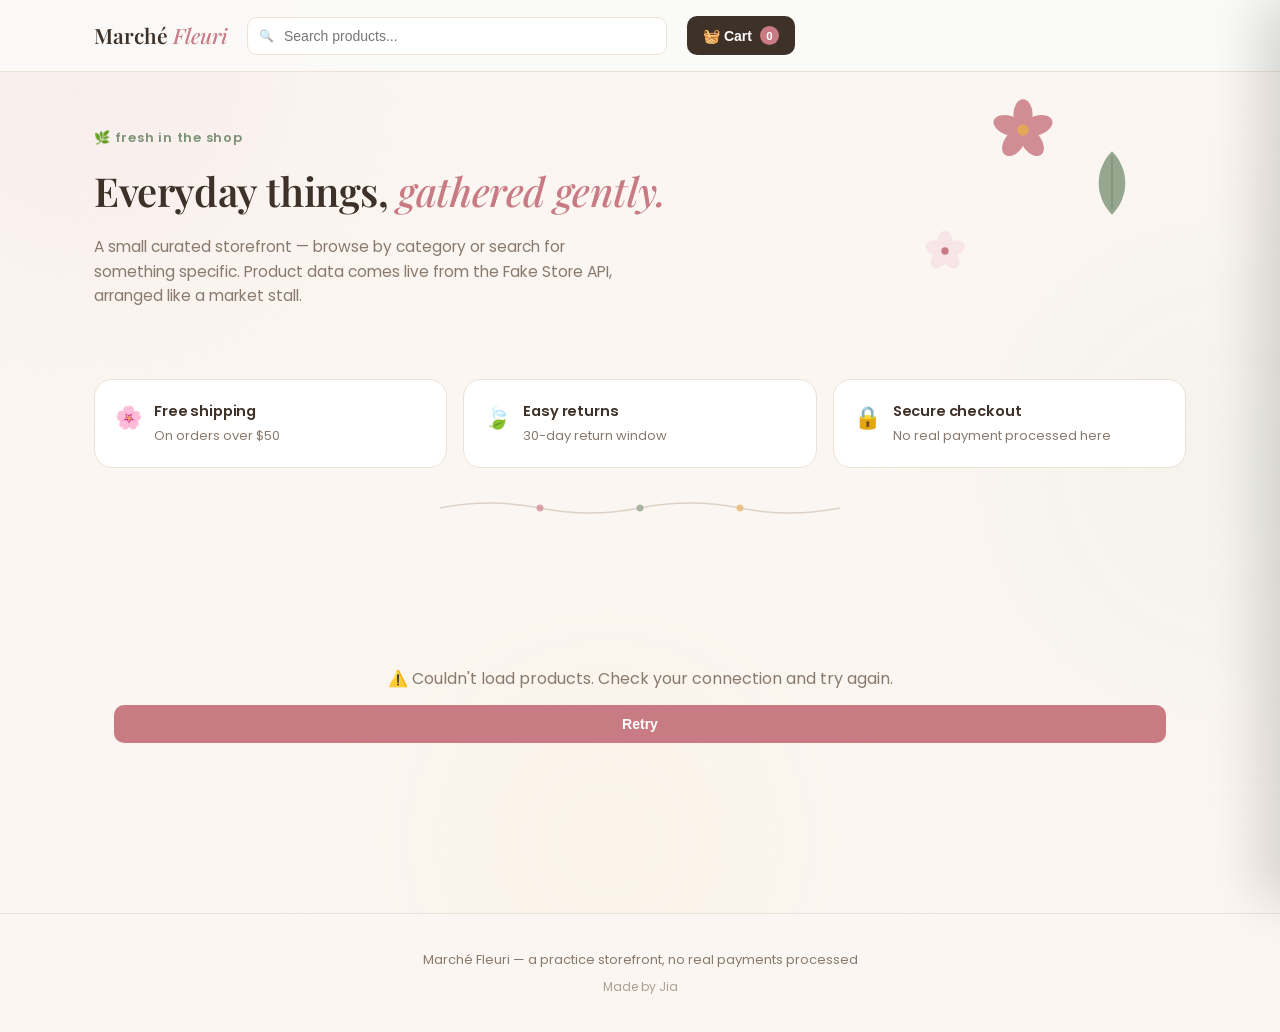
<file: Task 9/marche-fleuri.html>
<!DOCTYPE html>
<html lang="en">
<head>
<meta charset="UTF-8">
<meta name="viewport" content="width=device-width, initial-scale=1.0">
<title>Marché Fleuri — A Garden Storefront</title>

<link rel="preconnect" href="https://fonts.googleapis.com">
<link rel="preconnect" href="https://fonts.gstatic.com" crossorigin>
<link href="https://fonts.googleapis.com/css2?family=Playfair+Display:ital,wght@0,500;0,600;0,700;1,500&family=Poppins:wght@300;400;500;600;700&display=swap" rel="stylesheet">

<style>
  :root{
    --bg: #FBF6F1;
    --surface: #FFFFFF;
    --ink: #3E3128;
    --muted: #8A7A6D;
    --border: #ECE1D6;
    --accent: #C97B84;
    --accent-ink: #FFFFFF;
    --accent-soft: #F7E4E6;
    --sage: #7E9478;
    --sage-soft: #E9EFE5;
    --gold: #E3A857;
    --danger: #C4574B;
    --danger-soft: #FBEAE7;
    --radius: 18px;
    --shadow: 0 22px 48px rgba(90,61,54,.12);
  }

  *{ margin:0; padding:0; box-sizing:border-box; }

  body{
    background:var(--bg);
    color:var(--ink);
    font-family:'Poppins', sans-serif;
    line-height:1.6;
    position:relative;
  }

  h1,h2,h3{ font-family:'Playfair Display', serif; letter-spacing:-.01em; }
  a{ color:inherit; text-decoration:none; }
  :focus-visible{ outline:2.5px solid var(--accent); outline-offset:2px; }
  img{ display:block; max-width:100%; }

  /* ================= GARDEN BACKGROUND ================= */
  .garden-wash{
    position:fixed;
    border-radius:50%;
    filter:blur(90px);
    opacity:.4;
    z-index:0;
    pointer-events:none;
  }
  .wash-1{ width:420px; height:420px; background:var(--accent-soft); top:-140px; left:-120px; }
  .wash-2{ width:380px; height:380px; background:var(--sage-soft); top:280px; right:-140px; }
  .wash-3{ width:320px; height:320px; background:#FDF0DC; bottom:-100px; left:35%; }

  .bloom{
    position:absolute;
    pointer-events:none;
    z-index:1;
    animation: bloomFloat 6s ease-in-out infinite;
  }
  .bloom svg{ width:100%; height:100%; display:block; }
  @keyframes bloomFloat{
    0%,100%{ transform:translateY(0) rotate(var(--r, 0deg)); }
    50%{ transform:translateY(-14px) rotate(calc(var(--r, 0deg) + 3deg)); }
  }

  .wrap{ max-width:1140px; margin:0 auto; padding:0 24px; }

  /* ================= NAVBAR ================= */
  .navbar{
    position:sticky; top:0; z-index:60;
    background:rgba(250,250,249,.92);
    backdrop-filter:blur(10px);
    border-bottom:1px solid var(--border);
  }
  .navbar .wrap{
    display:flex; align-items:center; gap:20px;
    padding:16px 24px;
  }
  .logo{ font-family:'Playfair Display', serif; font-weight:600; font-size:21px; flex-shrink:0; }
  .logo span{ color:var(--accent); font-style:italic; font-weight:500; }

  .nav-search{
    flex:1;
    position:relative;
    max-width:420px;
  }
  .nav-search input{
    width:100%;
    padding:10px 14px 10px 36px;
    border-radius:10px;
    border:1.5px solid var(--border);
    background:var(--surface);
    font-size:14px;
    outline:none;
    transition:border-color .2s ease;
  }
  .nav-search input:focus{ border-color:var(--accent); }
  .nav-search::before{
    content:"🔍";
    position:absolute; left:12px; top:50%; transform:translateY(-50%);
    font-size:12px; opacity:.6;
  }

  .cart-btn{
    position:relative;
    background:var(--ink);
    color:#fff;
    border:none;
    border-radius:10px;
    padding:10px 16px;
    font-weight:600;
    font-size:14px;
    cursor:pointer;
    display:flex; align-items:center; gap:8px;
    transition: transform .18s ease, box-shadow .18s ease;
    flex-shrink:0;
  }
  .cart-btn:hover{ transform:translateY(-2px); box-shadow:0 12px 24px rgba(0,0,0,.18); }
  .cart-badge{
    background:var(--accent);
    color:#fff;
    font-size:11.5px;
    font-weight:700;
    min-width:19px; height:19px;
    border-radius:10px;
    display:flex; align-items:center; justify-content:center;
    padding:0 5px;
  }
  .cart-badge.pulse{ animation: badgePulse .4s ease; }
  @keyframes badgePulse{
    0%{ transform:scale(1); }
    40%{ transform:scale(1.45); }
    100%{ transform:scale(1); }
  }

  /* ================= PAGES / ROUTER ================= */
  .page{ display:none; }
  .page.active{ display:block; }

  main{ padding:36px 0 90px; position:relative; z-index:2; }

  /* ================= HOME: hero + trust cards ================= */
  .hero{ padding:20px 0 40px; position:relative; }
  .hero .eyebrow{
    font-size:13px; font-weight:600; letter-spacing:.06em;
    color:var(--sage); margin-bottom:10px;
  }
  .hero h1{ font-size:40px; max-width:600px; margin-bottom:12px; font-weight:600; }
  .hero h1 em{ color:var(--accent); font-style:italic; font-weight:500; }
  .hero p{ color:var(--muted); font-size:15.5px; max-width:520px; }

  .trust-row{
    display:grid;
    grid-template-columns:repeat(3, 1fr);
    gap:16px;
    margin:30px 0 30px;
    position:relative;
    z-index:2;
  }

  .vine-divider{
    max-width:400px;
    margin:0 auto 34px;
    opacity:.8;
  }

  /* reused Card component style */
  .ui-card{
    background:var(--surface);
    border:1px solid var(--border);
    border-radius:var(--radius);
    padding:20px;
    display:flex; align-items:flex-start; gap:12px;
  }
  .ui-card .card-icon{ font-size:22px; }
  .ui-card h3{ font-size:14.5px; font-family:'Poppins',sans-serif; font-weight:600; margin-bottom:3px; }
  .ui-card p{ color:var(--muted); font-size:13px; }

  /* ================= FILTER ROW ================= */
  .filter-row{
    display:flex; align-items:center; gap:10px;
    flex-wrap:wrap;
    margin-bottom:26px;
  }
  .pill{
    padding:8px 16px;
    border-radius:20px;
    border:1.5px solid var(--border);
    background:var(--surface);
    font-size:13.5px;
    font-weight:500;
    cursor:pointer;
    white-space:nowrap;
    transition: background .18s ease, color .18s ease, border-color .18s ease;
  }
  .pill:hover{ border-color:var(--accent); }
  .pill.active{ background:var(--ink); color:#fff; border-color:var(--ink); }

  /* ================= PRODUCT GRID ================= */
  .product-grid{
    display:grid;
    grid-template-columns:repeat(4, 1fr);
    gap:20px;
  }
  .product-card{
    background:var(--surface);
    border:1px solid var(--border);
    border-radius:var(--radius);
    overflow:hidden;
    cursor:pointer;

    opacity:0;
    transform:translateY(24px);
    transition: opacity .55s ease, transform .55s ease, box-shadow .25s ease, border-color .25s ease;
  }
  .product-card.in-view{ opacity:1; transform:translateY(0); }
  .product-card:hover{ box-shadow:var(--shadow); border-color:#D7D3CC; }

  .product-thumb{
    height:190px;
    background:#fff;
    display:flex; align-items:center; justify-content:center;
    padding:18px;
    border-bottom:1px solid var(--border);
  }
  .product-thumb img{ max-height:100%; object-fit:contain; transition:transform .3s ease; }
  .product-card:hover .product-thumb img{ transform:scale(1.06); }

  .product-info{ padding:16px; }
  .product-cat{
    font-size:11px; text-transform:uppercase; letter-spacing:.05em;
    color:var(--muted); margin-bottom:6px;
  }
  .product-title{
    font-size:14.5px; font-weight:600; margin-bottom:8px;
    display:-webkit-box; -webkit-line-clamp:2; -webkit-box-orient:vertical; overflow:hidden;
    min-height:38px;
  }
  .product-price-row{
    display:flex; align-items:center; justify-content:space-between;
    margin-top:10px;
  }
  .product-price{ font-family:'Playfair Display', serif; font-weight:600; font-size:18px; }

  .empty-state{
    grid-column:1/-1;
    text-align:center;
    padding:70px 20px;
    color:var(--muted);
  }
  .empty-state h3{ margin-bottom:8px; color:var(--ink); }

  .state-panel{
    text-align:center;
    padding:80px 20px;
    color:var(--muted);
  }
  .spinner{
    width:34px; height:34px;
    border:4px solid var(--border);
    border-top-color:var(--accent);
    border-radius:50%;
    margin:0 auto 16px;
    animation:spin .8s linear infinite;
  }
  @keyframes spin{ to{ transform:rotate(360deg); } }

  /* ---------------- reused Button component ---------------- */
  .ui-btn{
    display:inline-flex; align-items:center; justify-content:center; gap:7px;
    border:1.5px solid transparent;
    border-radius:10px;
    padding:10px 18px;
    font-weight:600; font-size:14px;
    cursor:pointer;
    transition: transform .18s ease, box-shadow .18s ease, background .18s ease, border-color .18s ease, opacity .18s ease;
  }
  .ui-btn:hover{ transform:translateY(-2px); }
  .ui-btn.size-sm{ padding:7px 13px; font-size:13px; }
  .ui-btn.variant-primary{ background:var(--accent); color:var(--accent-ink); width:100%; }
  .ui-btn.variant-primary:hover{ box-shadow:0 12px 24px rgba(201,123,132,.32); }
  .ui-btn.variant-secondary{ background:var(--accent-soft); color:var(--accent); }
  .ui-btn.variant-ghost{ background:transparent; border-color:var(--border); color:var(--ink); }
  .ui-btn.variant-ghost:hover{ border-color:var(--ink); }
  .ui-btn.variant-danger{ background:var(--danger-soft); color:var(--danger); }
  .ui-btn:disabled{ opacity:.5; cursor:not-allowed; transform:none !important; }

  /* ================= PRODUCT DETAIL ================= */
  .back-link{
    display:inline-flex; align-items:center; gap:6px;
    color:var(--muted); font-size:14px; margin-bottom:22px; cursor:pointer;
  }
  .back-link:hover{ color:var(--ink); }

  .detail-layout{
    display:grid;
    grid-template-columns:.9fr 1.1fr;
    gap:44px;
  }
  .detail-image{
    background:var(--surface);
    border:1px solid var(--border);
    border-radius:var(--radius);
    padding:40px;
    display:flex; align-items:center; justify-content:center;
    min-height:360px;
  }
  .detail-image img{ max-height:320px; object-fit:contain; }

  .detail-cat{
    font-size:12px; text-transform:uppercase; letter-spacing:.06em;
    color:var(--accent); font-weight:600; margin-bottom:10px;
  }
  .detail-title{ font-size:30px; margin-bottom:12px; }
  .detail-rating{ color:var(--muted); font-size:14px; margin-bottom:18px; }
  .detail-price{ font-family:'Playfair Display', serif; font-size:30px; font-weight:600; margin-bottom:20px; }
  .detail-desc{ color:var(--muted); font-size:15px; margin-bottom:26px; max-width:480px; }

  .qty-stepper{
    display:inline-flex; align-items:center; gap:14px;
    border:1.5px solid var(--border);
    border-radius:10px;
    padding:6px 14px;
    margin-bottom:22px;
  }
  .qty-stepper button{
    background:none; border:none; font-size:17px; cursor:pointer; color:var(--ink);
    width:22px;
  }
  .qty-stepper span{ font-weight:600; min-width:18px; text-align:center; }

  .detail-actions{ display:flex; gap:12px; max-width:360px; }

  /* ================= CART DRAWER ================= */
  .drawer-backdrop{
    position:fixed; inset:0;
    background:rgba(20,23,26,.45);
    z-index:150;
    opacity:0; pointer-events:none;
    transition:opacity .28s ease;
  }
  .drawer-backdrop.open{ opacity:1; pointer-events:auto; }

  .cart-drawer{
    position:fixed; top:0; right:0; bottom:0;
    width:400px; max-width:92vw;
    background:var(--surface);
    z-index:151;
    display:flex; flex-direction:column;
    transform:translateX(100%);
    transition:transform .32s ease;
    box-shadow:-20px 0 50px rgba(0,0,0,.15);
  }
  .cart-drawer.open{ transform:translateX(0); }

  .drawer-head{
    padding:22px 24px;
    border-bottom:1px solid var(--border);
    display:flex; justify-content:space-between; align-items:center;
  }
  .drawer-head h2{ font-size:20px; }
  .drawer-close{ background:none; border:none; font-size:20px; cursor:pointer; color:var(--muted); }

  .drawer-items{
    flex:1;
    overflow-y:auto;
    padding:18px 24px;
    display:flex; flex-direction:column; gap:16px;
  }
  .cart-item{
    display:flex; gap:12px;
  }
  .cart-item img{
    width:60px; height:60px; object-fit:contain;
    border:1px solid var(--border); border-radius:10px; padding:6px; background:#fff;
    flex-shrink:0;
  }
  .cart-item-info{ flex:1; min-width:0; }
  .cart-item-title{
    font-size:13.5px; font-weight:600; margin-bottom:4px;
    display:-webkit-box; -webkit-line-clamp:1; -webkit-box-orient:vertical; overflow:hidden;
  }
  .cart-item-price{ font-size:13px; color:var(--muted); margin-bottom:8px; }
  .cart-item-controls{ display:flex; align-items:center; gap:10px; }
  .mini-stepper{
    display:flex; align-items:center; gap:8px;
    border:1px solid var(--border); border-radius:8px; padding:3px 8px;
  }
  .mini-stepper button{ background:none; border:none; cursor:pointer; font-size:14px; }
  .remove-link{
    font-size:12.5px; color:var(--danger); background:none; border:none; cursor:pointer;
  }

  .drawer-empty{
    text-align:center; color:var(--muted); padding:60px 20px; font-size:14.5px;
  }

  .drawer-footer{
    border-top:1px solid var(--border);
    padding:20px 24px 24px;
  }
  .drawer-total-row{
    display:flex; justify-content:space-between;
    font-weight:600; font-size:16px;
    margin-bottom:16px;
  }

  /* ================= CHECKOUT ================= */
  .checkout-layout{
    display:grid;
    grid-template-columns:1fr 1fr;
    gap:40px;
  }
  .checkout-card{
    background:var(--surface);
    border:1px solid var(--border);
    border-radius:var(--radius);
    padding:26px;
  }
  .checkout-card h2{ font-size:19px; margin-bottom:18px; }
  .summary-line{
    display:flex; justify-content:space-between;
    font-size:14.5px; color:var(--muted);
    padding:9px 0;
  }
  .summary-line.total{
    color:var(--ink); font-weight:700; font-size:16.5px;
    border-top:1px solid var(--border); margin-top:8px; padding-top:14px;
  }
  .summary-items{ margin-bottom:16px; }
  .summary-item-row{
    display:flex; justify-content:space-between; gap:10px;
    font-size:13.5px; padding:6px 0; color:var(--muted);
  }

  .field{ margin-bottom:16px; }
  .field label{ display:block; font-size:13.5px; font-weight:600; margin-bottom:6px; }
  .field input{
    width:100%; padding:11px 13px; border-radius:9px;
    border:1.5px solid var(--border); font-size:14px; outline:none;
    transition:border-color .2s ease;
  }
  .field input:focus{ border-color:var(--accent); }
  .field input.invalid{ border-color:var(--danger); }
  .field-error{ display:none; color:var(--danger); font-size:12.5px; margin-top:5px; }
  .field-error.visible{ display:block; }

  /* ================= MODAL (reused) ================= */
  .modal-backdrop{
    position:fixed; inset:0;
    background:rgba(20,23,26,.5);
    display:flex; align-items:center; justify-content:center;
    padding:20px;
    opacity:0; pointer-events:none;
    transition:opacity .22s ease;
    z-index:200;
  }
  .modal-backdrop.open{ opacity:1; pointer-events:auto; }
  .modal-box{
    background:var(--surface);
    border-radius:18px; padding:30px;
    max-width:420px; width:100%;
    box-shadow:0 30px 70px rgba(0,0,0,.3);
    transform:scale(.92) translateY(10px);
    transition:transform .22s ease;
  }
  .modal-backdrop.open .modal-box{ transform:scale(1) translateY(0); }
  .modal-box h3{ font-size:21px; margin-bottom:10px; }
  .modal-box p{ color:var(--muted); font-size:14.5px; margin-bottom:22px; }
  .modal-actions{ display:flex; justify-content:flex-end; gap:10px; }

  /* ================= TOAST (reused) ================= */
  #toastContainer{
    position:fixed; top:20px; right:20px;
    display:flex; flex-direction:column; gap:10px;
    z-index:250; width:300px;
  }
  .ui-toast{
    background:var(--surface);
    border:1px solid var(--border);
    border-left:4px solid var(--accent);
    border-radius:10px;
    padding:13px 14px;
    box-shadow:var(--shadow);
    display:flex; align-items:flex-start; gap:10px;
    animation: toastIn .28s ease;
  }
  .ui-toast.variant-danger{ border-left-color:var(--danger); }
  .ui-toast.leaving{ animation: toastOut .22s ease forwards; }
  @keyframes toastIn{ from{ opacity:0; transform:translateX(24px); } to{ opacity:1; transform:translateX(0); } }
  @keyframes toastOut{ to{ opacity:0; transform:translateX(24px); } }
  .ui-toast .toast-msg{ font-size:13.5px; font-weight:500; flex:1; }
  .ui-toast .toast-close{ background:none; border:none; color:var(--muted); cursor:pointer; font-size:15px; }

  footer.page-foot{
    text-align:center; color:var(--muted); font-size:13px;
    padding:36px 0; border-top:1px solid var(--border);
    position:relative; z-index:2; background:var(--bg);
  }
  footer.page-foot .credit{ font-size:12px; margin-top:6px; opacity:.7; }

  /* ================= RESPONSIVE ================= */
  @media (max-width:980px){
    .product-grid{ grid-template-columns:repeat(3, 1fr); }
    .trust-row{ grid-template-columns:1fr; }
  }
  @media (max-width:760px){
    .detail-layout, .checkout-layout{ grid-template-columns:1fr; }
    .product-grid{ grid-template-columns:repeat(2, 1fr); }
    .navbar .wrap{ flex-wrap:wrap; }
    .nav-search{ order:3; max-width:none; width:100%; }
    .hero h1{ font-size:28px; }
  }
  @media (max-width:480px){
    .product-grid{ grid-template-columns:1fr; }
    .cart-drawer{ width:100vw; }
  }

  @media (prefers-reduced-motion: reduce){
    *{ animation-duration:.001ms !important; transition-duration:.001ms !important; }
  }
</style>
</head>
<body>

<div class="garden-wash wash-1"></div>
<div class="garden-wash wash-2"></div>
<div class="garden-wash wash-3"></div>

<nav class="navbar">
  <div class="wrap">
    <a href="#/" class="logo" data-nav-home>Marché <span>Fleuri</span></a>
    <div class="nav-search">
      <input type="text" id="searchInput" placeholder="Search products...">
    </div>
    <button class="cart-btn" id="cartToggle">
      🧺 Cart <span class="cart-badge" id="cartBadge">0</span>
    </button>
  </div>
</nav>

<main>
  <div class="wrap">

    <!-- ================= HOME ================= -->
    <section class="page" id="page-home" data-page="home">
      <div class="hero">
        <div class="bloom" style="--r:-8deg; width:64px; height:64px; top:-10px; right:12%; animation-delay:.2s;">
          <svg viewBox="0 0 100 100"><g fill="#C97B84" opacity=".85">
            <ellipse cx="50" cy="26" rx="15" ry="24"/>
            <ellipse cx="50" cy="26" rx="15" ry="24" transform="rotate(72 50 50)"/>
            <ellipse cx="50" cy="26" rx="15" ry="24" transform="rotate(144 50 50)"/>
            <ellipse cx="50" cy="26" rx="15" ry="24" transform="rotate(216 50 50)"/>
            <ellipse cx="50" cy="26" rx="15" ry="24" transform="rotate(288 50 50)"/>
          </g><circle cx="50" cy="50" r="9" fill="#E3A857"/></svg>
        </div>
        <div class="bloom" style="--r:10deg; width:38px; height:70px; top:40px; right:5%; animation-delay:1.4s;">
          <svg viewBox="0 0 60 100"><path d="M30 0 C58 28 58 72 30 100 C2 72 2 28 30 0 Z" fill="#7E9478" opacity=".8"/><line x1="30" y1="8" x2="30" y2="92" stroke="#5F7458" stroke-width="2" opacity=".5"/></svg>
        </div>
        <div class="bloom" style="--r:6deg; width:46px; height:46px; top:120px; right:20%; animation-delay:.8s;">
          <svg viewBox="0 0 100 100"><g fill="#F7E4E6" opacity=".95">
            <ellipse cx="50" cy="28" rx="16" ry="22"/>
            <ellipse cx="50" cy="28" rx="16" ry="22" transform="rotate(72 50 50)"/>
            <ellipse cx="50" cy="28" rx="16" ry="22" transform="rotate(144 50 50)"/>
            <ellipse cx="50" cy="28" rx="16" ry="22" transform="rotate(216 50 50)"/>
            <ellipse cx="50" cy="28" rx="16" ry="22" transform="rotate(288 50 50)"/>
          </g><circle cx="50" cy="50" r="8" fill="#C97B84"/></svg>
        </div>

        <p class="eyebrow">🌿 fresh in the shop</p>
        <h1>Everyday things, <em>gathered gently.</em></h1>
        <p>A small curated storefront — browse by category or search for something specific. Product data comes live from the Fake Store API, arranged like a market stall.</p>
      </div>

      <div class="trust-row" id="trustRow"></div>

      <div class="vine-divider" aria-hidden="true">
        <svg viewBox="0 0 400 20" preserveAspectRatio="none">
          <path d="M0 10 Q 50 0, 100 10 T 200 10 T 300 10 T 400 10" fill="none" stroke="#D8C9BC" stroke-width="1.5"/>
          <circle cx="100" cy="10" r="3.5" fill="#C97B84" opacity=".8"/>
          <circle cx="200" cy="10" r="3.5" fill="#7E9478" opacity=".8"/>
          <circle cx="300" cy="10" r="3.5" fill="#E3A857" opacity=".8"/>
        </svg>
      </div>

      <div class="filter-row" id="filterRow"></div>

      <div id="homeContent">
        <div class="state-panel" id="loadingPanel">
          <div class="spinner"></div>
          <p>Loading products...</p>
        </div>
      </div>
    </section>

    <!-- ================= PRODUCT DETAIL ================= -->
    <section class="page" id="page-detail" data-page="detail">
      <span class="back-link" id="backToShop">← Back to shop</span>
      <div id="detailContent"></div>
    </section>

    <!-- ================= CHECKOUT ================= -->
    <section class="page" id="page-checkout" data-page="checkout">
      <span class="back-link" id="backToShop2">← Back to shop</span>
      <h1 style="font-size:28px; margin-bottom:26px;">Checkout</h1>
      <div id="checkoutContent"></div>
    </section>

  </div>
</main>

<footer class="page-foot">
  <p>Marché Fleuri — a practice storefront, no real payments processed</p>
  <p class="credit">Made by Jia</p>
</footer>

<!-- Cart drawer -->
<div class="drawer-backdrop" id="drawerBackdrop"></div>
<aside class="cart-drawer" id="cartDrawer">
  <div class="drawer-head">
    <h2>Your cart</h2>
    <button class="drawer-close" id="drawerClose">×</button>
  </div>
  <div class="drawer-items" id="drawerItems"></div>
  <div class="drawer-footer">
    <div class="drawer-total-row">
      <span>Total</span>
      <span id="drawerTotal">$0.00</span>
    </div>
    <div id="drawerActions"></div>
  </div>
</aside>

<div id="toastContainer"></div>

<script>
  // ===============================================================
  // REUSED UI KIT (Week 5 components — same API, same styling system)
  // ===============================================================
  function createButton(props){
    const { text='Button', variant='primary', size='md', onClick=null, disabled=false } = props || {};
    const btn = document.createElement('button');
    btn.type = 'button';
    btn.className = 'ui-btn variant-' + variant + (size !== 'md' ? ' size-' + size : '');
    btn.textContent = text;
    btn.disabled = disabled;
    if (typeof onClick === 'function') btn.addEventListener('click', onClick);
    return btn;
  }

  function createCard(props){
    const { icon='📦', title='', description='' } = props || {};
    const card = document.createElement('div');
    card.className = 'ui-card';
    const iconEl = document.createElement('div');
    iconEl.className = 'card-icon';
    iconEl.textContent = icon;
    const textWrap = document.createElement('div');
    const titleEl = document.createElement('h3');
    titleEl.textContent = title;
    const descEl = document.createElement('p');
    descEl.textContent = description;
    textWrap.appendChild(titleEl);
    textWrap.appendChild(descEl);
    card.appendChild(iconEl);
    card.appendChild(textWrap);
    return card;
  }

  function createModal(props){
    const { title='Are you sure?', body='', confirmText='Confirm', cancelText='Cancel', onConfirm=null, confirmVariant='primary' } = props || {};
    const backdrop = document.createElement('div');
    backdrop.className = 'modal-backdrop';
    const box = document.createElement('div');
    box.className = 'modal-box';
    const titleEl = document.createElement('h3');
    titleEl.textContent = title;
    const bodyEl = document.createElement('p');
    bodyEl.textContent = body;
    const actions = document.createElement('div');
    actions.className = 'modal-actions';

    function close(){
      backdrop.classList.remove('open');
      document.removeEventListener('keydown', onKeydown);
      setTimeout(function(){ if (backdrop.parentNode) backdrop.parentNode.removeChild(backdrop); }, 220);
    }
    function onKeydown(e){ if (e.key === 'Escape') close(); }

    actions.appendChild(createButton({ text: cancelText, variant:'ghost', onClick: close }));
    actions.appendChild(createButton({ text: confirmText, variant: confirmVariant, onClick: function(){
      if (typeof onConfirm === 'function') onConfirm();
      close();
    }}));

    box.appendChild(titleEl);
    box.appendChild(bodyEl);
    box.appendChild(actions);
    backdrop.appendChild(box);
    backdrop.addEventListener('click', function(e){ if (e.target === backdrop) close(); });

    function open(){
      document.body.appendChild(backdrop);
      document.addEventListener('keydown', onKeydown);
      requestAnimationFrame(function(){ backdrop.classList.add('open'); });
    }
    return { open: open, close: close };
  }

  const toastContainer = document.querySelector('#toastContainer');
  function createToast(props){
    const { message='Notification', variant='primary', duration=3000 } = props || {};
    const toast = document.createElement('div');
    toast.className = 'ui-toast variant-' + variant;
    const msg = document.createElement('p');
    msg.className = 'toast-msg';
    msg.textContent = message;
    const closeBtn = document.createElement('button');
    closeBtn.className = 'toast-close';
    closeBtn.textContent = '×';
    toast.appendChild(msg);
    toast.appendChild(closeBtn);

    let dismissed = false;
    function dismiss(){
      if (dismissed) return;
      dismissed = true;
      toast.classList.add('leaving');
      setTimeout(function(){ if (toast.parentNode) toast.parentNode.removeChild(toast); }, 220);
    }
    closeBtn.addEventListener('click', dismiss);
    toastContainer.appendChild(toast);
    setTimeout(dismiss, duration);
  }

  // ===============================================================
  // STATE + STORAGE
  // ===============================================================
  const CART_KEY = 'marche:cart';
  let products = [];
  let categories = [];
  let cart = loadCart();
  let activeCategory = 'all';
  let searchTerm = '';

  function loadCart(){
    try{
      const raw = localStorage.getItem(CART_KEY);
      const parsed = raw ? JSON.parse(raw) : [];
      return Array.isArray(parsed) ? parsed : [];
    } catch(e){ return []; }
  }
  function saveCart(){ localStorage.setItem(CART_KEY, JSON.stringify(cart)); }

  function cartCount(){ return cart.reduce((sum, item) => sum + item.qty, 0); }
  function cartTotal(){ return cart.reduce((sum, item) => sum + item.price * item.qty, 0); }

  function addToCart(product, qty){
    qty = qty || 1;
    const existing = cart.find(item => item.id === product.id);
    if (existing){ existing.qty += qty; }
    else { cart.push({ id: product.id, title: product.title, price: product.price, image: product.image, qty: qty }); }
    saveCart();
    updateCartBadge(true);
    renderDrawer();
    createToast({ message: product.title.slice(0, 40) + ' added to cart', variant: 'primary' });
  }

  function removeFromCart(id){
    cart = cart.filter(item => item.id !== id);
    saveCart();
    updateCartBadge(false);
    renderDrawer();
  }

  function setQty(id, qty){
    const item = cart.find(i => i.id === id);
    if (!item) return;
    item.qty = Math.max(1, qty);
    saveCart();
    updateCartBadge(false);
    renderDrawer();
  }

  function updateCartBadge(pulse){
    const badge = document.querySelector('#cartBadge');
    badge.textContent = cartCount();
    if (pulse){
      badge.classList.remove('pulse');
      void badge.offsetWidth; // restart animation
      badge.classList.add('pulse');
    }
  }

  // ===============================================================
  // API
  // ===============================================================
  async function loadStoreData(){
    const homeContent = document.querySelector('#homeContent');
    homeContent.innerHTML = '';
    const loading = document.createElement('div');
    loading.className = 'state-panel';
    loading.innerHTML = '<div class="spinner"></div><p>Loading products...</p>';
    homeContent.appendChild(loading);

    try{
      const [prodRes, catRes] = await Promise.all([
        fetch('https://fakestoreapi.com/products'),
        fetch('https://fakestoreapi.com/products/categories')
      ]);
      if (!prodRes.ok || !catRes.ok) throw new Error('bad-response');

      products = await prodRes.json();
      categories = await catRes.json();
    } catch(err){
      homeContent.innerHTML = '';
      const errorPanel = document.createElement('div');
      errorPanel.className = 'state-panel';
      errorPanel.innerHTML = '<p style="margin-bottom:14px;">⚠️ Couldn\'t load products. Check your connection and try again.</p>';
      const retryBtn = createButton({ text: 'Retry', variant: 'primary', onClick: loadStoreData });
      retryBtn.style.margin = '0 auto';
      errorPanel.appendChild(retryBtn);
      homeContent.appendChild(errorPanel);
      return; // stop here — rendering below only runs once data is actually in hand
    }

    // Rendering is deliberately outside the fetch try/catch: if this throws,
    // it should never be reported to the user as a "connection problem".
    renderFilters();
    renderProductGrid();
  }

  // ===============================================================
  // TRUST CARDS (Card component reused)
  // ===============================================================
  const trustRow = document.querySelector('#trustRow');
  trustRow.appendChild(createCard({ icon:'🌸', title:'Free shipping', description:'On orders over $50' }));
  trustRow.appendChild(createCard({ icon:'🍃', title:'Easy returns', description:'30-day return window' }));
  trustRow.appendChild(createCard({ icon:'🔒', title:'Secure checkout', description:'No real payment processed here' }));

  // ===============================================================
  // FILTERS
  // ===============================================================
  function renderFilters(){
    const filterRow = document.querySelector('#filterRow');
    filterRow.innerHTML = '';

    const allPill = document.createElement('button');
    allPill.className = 'pill' + (activeCategory === 'all' ? ' active' : '');
    allPill.textContent = 'All';
    allPill.addEventListener('click', function(){ activeCategory = 'all'; renderFilters(); renderProductGrid(); });
    filterRow.appendChild(allPill);

    categories.forEach(function(cat){
      const pill = document.createElement('button');
      pill.className = 'pill' + (activeCategory === cat ? ' active' : '');
      pill.textContent = cat;
      pill.addEventListener('click', function(){ activeCategory = cat; renderFilters(); renderProductGrid(); });
      filterRow.appendChild(pill);
    });
  }

  // ===============================================================
  // PRODUCT GRID (scroll-reveal animation via IntersectionObserver)
  // ===============================================================
  function getFilteredProducts(){
    return products.filter(function(p){
      const matchesCategory = activeCategory === 'all' || p.category === activeCategory;
      const matchesSearch = searchTerm === '' || p.title.toLowerCase().includes(searchTerm);
      return matchesCategory && matchesSearch;
    });
  }

  function createProductCard(product){
    const card = document.createElement('div');
    card.className = 'product-card';

    const thumb = document.createElement('div');
    thumb.className = 'product-thumb';
    const img = document.createElement('img');
    img.src = product.image;
    img.alt = product.title;
    thumb.appendChild(img);

    const info = document.createElement('div');
    info.className = 'product-info';

    const cat = document.createElement('p');
    cat.className = 'product-cat';
    cat.textContent = product.category;

    const title = document.createElement('p');
    title.className = 'product-title';
    title.textContent = product.title;

    const priceRow = document.createElement('div');
    priceRow.className = 'product-price-row';

    const price = document.createElement('span');
    price.className = 'product-price';
    price.textContent = '$' + product.price.toFixed(2);

    const addBtn = createButton({
      text: 'Add', variant: 'secondary', size: 'sm',
      onClick: function(e){ e.stopPropagation(); addToCart(product, 1); }
    });

    priceRow.appendChild(price);
    priceRow.appendChild(addBtn);

    info.appendChild(cat);
    info.appendChild(title);
    info.appendChild(priceRow);

    card.appendChild(thumb);
    card.appendChild(info);

    card.addEventListener('click', function(){
      window.location.hash = '#/product/' + product.id;
    });

    return card;
  }

  function renderProductGrid(){
    const homeContent = document.querySelector('#homeContent');
    homeContent.innerHTML = '';

    const filtered = getFilteredProducts();

    if (filtered.length === 0){
      const empty = document.createElement('div');
      empty.className = 'empty-state';
      empty.innerHTML = '<h3>No products found</h3><p>Try a different search term or category.</p>';
      homeContent.appendChild(empty);
      return;
    }

    const grid = document.createElement('div');
    grid.className = 'product-grid';
    filtered.forEach(function(p){ grid.appendChild(createProductCard(p)); });
    homeContent.appendChild(grid);

    const observer = new IntersectionObserver(function(entries){
      entries.forEach(function(entry, i){
        if (entry.isIntersecting){
          setTimeout(function(){ entry.target.classList.add('in-view'); }, (i % 8) * 60);
          observer.unobserve(entry.target);
        }
      });
    }, { threshold: 0.15 });

    grid.querySelectorAll('.product-card').forEach(function(card){ observer.observe(card); });
  }

  document.querySelector('#searchInput').addEventListener('input', function(e){
    searchTerm = e.target.value.trim().toLowerCase();
    renderProductGrid();
  });

  // ===============================================================
  // PRODUCT DETAIL PAGE
  // ===============================================================
  function renderProductDetail(id){
    const container = document.querySelector('#detailContent');
    container.innerHTML = '';

    const product = products.find(p => p.id === Number(id));
    if (!product){
      container.innerHTML = '<div class="state-panel"><p>Product not found.</p></div>';
      return;
    }

    const layout = document.createElement('div');
    layout.className = 'detail-layout';

    const imageBox = document.createElement('div');
    imageBox.className = 'detail-image';
    const img = document.createElement('img');
    img.src = product.image;
    img.alt = product.title;
    imageBox.appendChild(img);

    const infoBox = document.createElement('div');

    const cat = document.createElement('p');
    cat.className = 'detail-cat';
    cat.textContent = product.category;

    const title = document.createElement('h1');
    title.className = 'detail-title';
    title.textContent = product.title;

    const rating = document.createElement('p');
    rating.className = 'detail-rating';
    const r = product.rating || { rate: 0, count: 0 };
    rating.textContent = '★ ' + r.rate + ' (' + r.count + ' reviews)';

    const price = document.createElement('p');
    price.className = 'detail-price';
    price.textContent = '$' + product.price.toFixed(2);

    const desc = document.createElement('p');
    desc.className = 'detail-desc';
    desc.textContent = product.description;

    let qty = 1;
    const stepper = document.createElement('div');
    stepper.className = 'qty-stepper';
    const minusBtn = document.createElement('button');
    minusBtn.textContent = '−';
    const qtyLabel = document.createElement('span');
    qtyLabel.textContent = qty;
    const plusBtn = document.createElement('button');
    plusBtn.textContent = '+';
    minusBtn.addEventListener('click', function(){ qty = Math.max(1, qty - 1); qtyLabel.textContent = qty; });
    plusBtn.addEventListener('click', function(){ qty = qty + 1; qtyLabel.textContent = qty; });
    stepper.appendChild(minusBtn);
    stepper.appendChild(qtyLabel);
    stepper.appendChild(plusBtn);

    const actions = document.createElement('div');
    actions.className = 'detail-actions';
    actions.appendChild(createButton({
      text: 'Add to cart', variant: 'primary',
      onClick: function(){ addToCart(product, qty); }
    }));
    actions.appendChild(createButton({
      text: 'Buy now', variant: 'ghost',
      onClick: function(){ addToCart(product, qty); window.location.hash = '#/checkout'; }
    }));

    infoBox.appendChild(cat);
    infoBox.appendChild(title);
    infoBox.appendChild(rating);
    infoBox.appendChild(price);
    infoBox.appendChild(desc);
    infoBox.appendChild(stepper);
    infoBox.appendChild(actions);

    layout.appendChild(imageBox);
    layout.appendChild(infoBox);
    container.appendChild(layout);
  }

  // ===============================================================
  // CART DRAWER
  // ===============================================================
  const drawerBackdrop = document.querySelector('#drawerBackdrop');
  const cartDrawer = document.querySelector('#cartDrawer');

  function openDrawer(){
    renderDrawer();
    drawerBackdrop.classList.add('open');
    cartDrawer.classList.add('open');
  }
  function closeDrawer(){
    drawerBackdrop.classList.remove('open');
    cartDrawer.classList.remove('open');
  }
  document.querySelector('#cartToggle').addEventListener('click', openDrawer);
  document.querySelector('#drawerClose').addEventListener('click', closeDrawer);
  drawerBackdrop.addEventListener('click', closeDrawer);

  function renderDrawer(){
    const itemsEl = document.querySelector('#drawerItems');
    const totalEl = document.querySelector('#drawerTotal');
    const actionsEl = document.querySelector('#drawerActions');
    itemsEl.innerHTML = '';
    actionsEl.innerHTML = '';

    if (cart.length === 0){
      itemsEl.innerHTML = '<div class="drawer-empty">Your cart is empty.</div>';
      totalEl.textContent = '$0.00';
      actionsEl.appendChild(createButton({
        text: 'Browse products', variant: 'primary',
        onClick: function(){ closeDrawer(); window.location.hash = '#/'; }
      }));
      return;
    }

    cart.forEach(function(item){
      const row = document.createElement('div');
      row.className = 'cart-item';

      const img = document.createElement('img');
      img.src = item.image;
      img.alt = item.title;

      const info = document.createElement('div');
      info.className = 'cart-item-info';

      const title = document.createElement('p');
      title.className = 'cart-item-title';
      title.textContent = item.title;

      const price = document.createElement('p');
      price.className = 'cart-item-price';
      price.textContent = '$' + item.price.toFixed(2) + ' each';

      const controls = document.createElement('div');
      controls.className = 'cart-item-controls';

      const stepper = document.createElement('div');
      stepper.className = 'mini-stepper';
      const minus = document.createElement('button');
      minus.textContent = '−';
      minus.addEventListener('click', function(){ setQty(item.id, item.qty - 1); });
      const qtyLabel = document.createElement('span');
      qtyLabel.textContent = item.qty;
      const plus = document.createElement('button');
      plus.textContent = '+';
      plus.addEventListener('click', function(){ setQty(item.id, item.qty + 1); });
      stepper.appendChild(minus);
      stepper.appendChild(qtyLabel);
      stepper.appendChild(plus);

      const removeBtn = document.createElement('button');
      removeBtn.className = 'remove-link';
      removeBtn.textContent = 'Remove';
      removeBtn.addEventListener('click', function(){ removeFromCart(item.id); });

      controls.appendChild(stepper);
      controls.appendChild(removeBtn);

      info.appendChild(title);
      info.appendChild(price);
      info.appendChild(controls);

      row.appendChild(img);
      row.appendChild(info);
      itemsEl.appendChild(row);
    });

    totalEl.textContent = '$' + cartTotal().toFixed(2);
    actionsEl.appendChild(createButton({
      text: 'Checkout', variant: 'primary',
      onClick: function(){ closeDrawer(); window.location.hash = '#/checkout'; }
    }));
  }

  // ===============================================================
  // CHECKOUT PAGE
  // ===============================================================
  const EMAIL_RE = /^[^\s@]+@[^\s@]+\.[^\s@]+$/;

  function renderCheckout(){
    const container = document.querySelector('#checkoutContent');
    container.innerHTML = '';

    if (cart.length === 0){
      const empty = document.createElement('div');
      empty.className = 'state-panel';
      empty.innerHTML = '<h3 style="margin-bottom:10px;">Your cart is empty</h3><p style="margin-bottom:20px;">Add something first, then come back to check out.</p>';
      const btn = createButton({ text: 'Browse products', variant: 'primary', onClick: function(){ window.location.hash = '#/'; } });
      btn.style.margin = '0 auto';
      empty.appendChild(btn);
      container.appendChild(empty);
      return;
    }

    const layout = document.createElement('div');
    layout.className = 'checkout-layout';

    // ---- Order summary card ----
    const summaryCard = document.createElement('div');
    summaryCard.className = 'checkout-card';
    const summaryTitle = document.createElement('h2');
    summaryTitle.textContent = 'Order summary';

    const itemsWrap = document.createElement('div');
    itemsWrap.className = 'summary-items';
    cart.forEach(function(item){
      const row = document.createElement('div');
      row.className = 'summary-item-row';
      const left = document.createElement('span');
      left.textContent = item.title.slice(0, 32) + (item.title.length > 32 ? '…' : '') + '  ×' + item.qty;
      const right = document.createElement('span');
      right.textContent = '$' + (item.price * item.qty).toFixed(2);
      row.appendChild(left);
      row.appendChild(right);
      itemsWrap.appendChild(row);
    });

    const subtotal = cartTotal();
    const shipping = subtotal > 0 ? 4.99 : 0;
    const total = subtotal + shipping;

    const subtotalRow = document.createElement('div');
    subtotalRow.className = 'summary-line';
    subtotalRow.innerHTML = '<span>Subtotal</span><span>$' + subtotal.toFixed(2) + '</span>';

    const shippingRow = document.createElement('div');
    shippingRow.className = 'summary-line';
    shippingRow.innerHTML = '<span>Shipping</span><span>$' + shipping.toFixed(2) + '</span>';

    const totalRow = document.createElement('div');
    totalRow.className = 'summary-line total';
    totalRow.innerHTML = '<span>Total</span><span>$' + total.toFixed(2) + '</span>';

    summaryCard.appendChild(summaryTitle);
    summaryCard.appendChild(itemsWrap);
    summaryCard.appendChild(subtotalRow);
    summaryCard.appendChild(shippingRow);
    summaryCard.appendChild(totalRow);

    // ---- Shipping form card ----
    const formCard = document.createElement('div');
    formCard.className = 'checkout-card';
    const formTitle = document.createElement('h2');
    formTitle.textContent = 'Shipping details';

    function makeField(labelText, id, placeholder){
      const field = document.createElement('div');
      field.className = 'field';
      const label = document.createElement('label');
      label.setAttribute('for', id);
      label.textContent = labelText;
      const input = document.createElement('input');
      input.type = 'text';
      input.id = id;
      input.placeholder = placeholder;
      const error = document.createElement('p');
      error.className = 'field-error';
      error.id = id + 'Error';
      field.appendChild(label);
      field.appendChild(input);
      field.appendChild(error);
      return field;
    }

    const nameField = makeField('Full name', 'nameInput', 'Jia Shahbaz');
    const emailField = makeField('Email', 'emailInput', 'you@example.com');
    const addressField = makeField('Shipping address', 'addressInput', '123 Market Street, Karachi');

    const placeOrderBtn = createButton({ text: 'Place order', variant: 'primary' });

    formCard.appendChild(formTitle);
    formCard.appendChild(nameField);
    formCard.appendChild(emailField);
    formCard.appendChild(addressField);
    formCard.appendChild(placeOrderBtn);

    layout.appendChild(summaryCard);
    layout.appendChild(formCard);
    container.appendChild(layout);

    const nameInput = document.querySelector('#nameInput');
    const emailInput = document.querySelector('#emailInput');
    const addressInput = document.querySelector('#addressInput');

    function setFieldError(input, isValid){
      input.classList.toggle('invalid', !isValid);
      document.querySelector('#' + input.id + 'Error').classList.toggle('visible', !isValid);
    }

    [nameInput, emailInput, addressInput].forEach(function(input){
      input.addEventListener('input', function(){
        const isValid = input.id === 'emailInput' ? EMAIL_RE.test(input.value.trim()) : input.value.trim() !== '';
        if (isValid) setFieldError(input, true);
      });
    });

    placeOrderBtn.addEventListener('click', function(){
      const nameValid = nameInput.value.trim() !== '';
      const emailValid = EMAIL_RE.test(emailInput.value.trim());
      const addressValid = addressInput.value.trim() !== '';

      setFieldError(nameInput, nameValid);
      setFieldError(emailInput, emailValid);
      setFieldError(addressInput, addressValid);

      if (!(nameValid && emailValid && addressValid)) return;

      const customerName = nameInput.value.trim();

      // Order is final at this point — clear the cart, then confirm.
      cart = [];
      saveCart();
      updateCartBadge(false);

      createModal({
        title: 'Order placed! 🎉',
        body: 'Thanks, ' + customerName + '. Your order total was $' + total.toFixed(2) + '. This is a demo — no real payment was processed.',
        confirmText: 'Continue shopping',
        cancelText: 'Close',
        onConfirm: function(){ window.location.hash = '#/'; }
      }).open();

      renderCheckout(); // reflect the now-empty cart behind the modal
    });
  }

  // ===============================================================
  // ROUTER
  // ===============================================================
  const pages = document.querySelectorAll('.page');

  function router(){
    const hash = window.location.hash;
    pages.forEach(function(p){ p.classList.remove('active'); });

    if (hash.startsWith('#/product/')){
      const id = hash.replace('#/product/', '');
      document.querySelector('#page-detail').classList.add('active');
      renderProductDetail(id);
    } else if (hash === '#/checkout'){
      document.querySelector('#page-checkout').classList.add('active');
      renderCheckout();
    } else {
      document.querySelector('#page-home').classList.add('active');
    }
    window.scrollTo(0, 0);
  }

  window.addEventListener('hashchange', router);
  document.querySelector('#backToShop').addEventListener('click', function(){ window.location.hash = '#/'; });
  document.querySelector('#backToShop2').addEventListener('click', function(){ window.location.hash = '#/'; });

  // ===============================================================
  // INIT
  // ===============================================================
  updateCartBadge(false);
  router();
  loadStoreData();
</script>

</body>
</html>
</file>
<file: Task 2/pricing-layout/flexbox/style.css>
*{
margin:0;
padding:0;
box-sizing:border-box;
font-family:'Poppins',sans-serif;
}

body{

background:#F8FAFC;

color:#1E293B;

overflow-x:hidden;

}

.blob{

position:fixed;

border-radius:50%;

filter:blur(90px);

z-index:-1;

opacity:.5;

}

.one{

width:280px;

height:280px;

background:#DDD6FE;

top:-80px;

left:-80px;

}

.two{

width:300px;

height:300px;

background:#BFDBFE;

bottom:-120px;

right:-80px;

}

header{

text-align:center;

padding:70px 20px 40px;

}

header h1{

font-size:3rem;

color:#6366F1;

}

header p{

margin-top:10px;

font-size:18px;

color:#64748B;

}

.pricing{

display:flex;

justify-content:center;

align-items:stretch;

gap:30px;

padding:40px;

flex-wrap:wrap;

}

.card{

background:white;

width:320px;

padding:35px;

border-radius:25px;

box-shadow:0 15px 40px rgba(0,0,0,.08);

position:relative;

transition:.4s;

}

.card:hover{

transform:translateY(-12px) rotate(-1deg);

}

.featured{

border:3px solid #8B5CF6;

}

.ribbon{

position:absolute;

top:18px;

right:-10px;

background:#8B5CF6;

color:white;

padding:8px 18px;

font-size:12px;

font-weight:bold;

border-radius:20px;

}

.icon{

font-size:50px;

margin-bottom:20px;

}

.price{

font-size:42px;

font-weight:700;

margin:20px 0;

color:#6366F1;

}

.price span{

font-size:18px;

color:#64748B;

}

ul{

list-style:none;

margin:25px 0;

}

ul li{

padding:10px 0;

border-bottom:1px solid #eee;

}

button{

margin-top:20px;

width:100%;

padding:15px;

border:none;

background:#6366F1;

color:white;

font-size:16px;

border-radius:50px;

cursor:pointer;

transition:.3s;

}

button:hover{

background:#4338CA;

}

footer{

text-align:center;

padding:30px;

font-size:15px;

color:#64748B;

}

.watermark{

position:fixed;

bottom:15px;

right:20px;

opacity:.25;

font-weight:600;

pointer-events:none;

}

@media(max-width:600px){

.pricing{

flex-direction:column;

align-items:center;

}

.card{

width:90%;

}

}
</file>
<file: Task 2/pricing-layout/grid/style.css>
*{

margin:0;

padding:0;

box-sizing:border-box;

font-family:'Outfit',sans-serif;

}

body{

background:#F9FAFB;

color:#1E293B;

overflow-x:hidden;

}

/* Background */

.shape{

position:fixed;

border-radius:50%;

filter:blur(100px);

z-index:-1;

opacity:.45;

}

.shape1{

width:320px;

height:320px;

background:#E9D5FF;

top:-120px;

left:-120px;

}

.shape2{

width:280px;

height:280px;

background:#BFDBFE;

bottom:-100px;

right:-100px;

}

/* Header */

header{

text-align:center;

padding:70px 20px 40px;

}

header h1{

font-size:3rem;

color:#6D28D9;

margin-bottom:12px;

}

header p{

color:#64748B;

font-size:18px;

}

/* GRID */

.pricing-grid{

max-width:1200px;

margin:auto;

padding:40px;

display:grid;

grid-template-columns:1fr 1.3fr 1fr;

gap:30px;

align-items:stretch;

}

/* Cards */

.plan{

background:white;

padding:35px;

border-radius:28px;

box-shadow:0 15px 40px rgba(0,0,0,.08);

transition:.35s;

position:relative;

}

.plan:hover{

transform:translateY(-12px);

box-shadow:0 20px 50px rgba(99,102,241,.18);

}

.featured{

background:linear-gradient(135deg,#6366F1,#8B5CF6);

color:white;

transform:scale(1.04);

}

.tag{

position:absolute;

top:18px;

right:18px;

background:white;

color:#6D28D9;

padding:8px 15px;

border-radius:30px;

font-size:12px;

font-weight:bold;

}

.emoji{

font-size:48px;

margin-bottom:18px;

}

.subtitle{

margin:8px 0 20px;

color:#64748B;

}

.featured .subtitle{

color:#F3F4F6;

}

h3{

font-size:42px;

margin-bottom:20px;

}

h3 span{

font-size:18px;

}

ul{

list-style:none;

margin:25px 0;

}

ul li{

padding:12px 0;

border-bottom:1px solid rgba(0,0,0,.08);

}

.featured ul li{

border-bottom:1px solid rgba(255,255,255,.25);

}

button{

margin-top:25px;

width:100%;

padding:15px;

border:none;

border-radius:50px;

background:#6366F1;

color:white;

font-size:16px;

cursor:pointer;

transition:.3s;

}

.featured button{

background:white;

color:#6D28D9;

font-weight:600;

}

button:hover{

transform:scale(1.03);

}

footer{

text-align:center;

padding:30px;

color:#64748B;

}

.signature{

position:fixed;

bottom:15px;

right:20px;

opacity:.22;

font-weight:600;

pointer-events:none;

}

/* Responsive */

@media(max-width:600px){

.pricing-grid{

grid-template-columns:1fr;

}

.featured{

transform:none;

}

}
</file>
